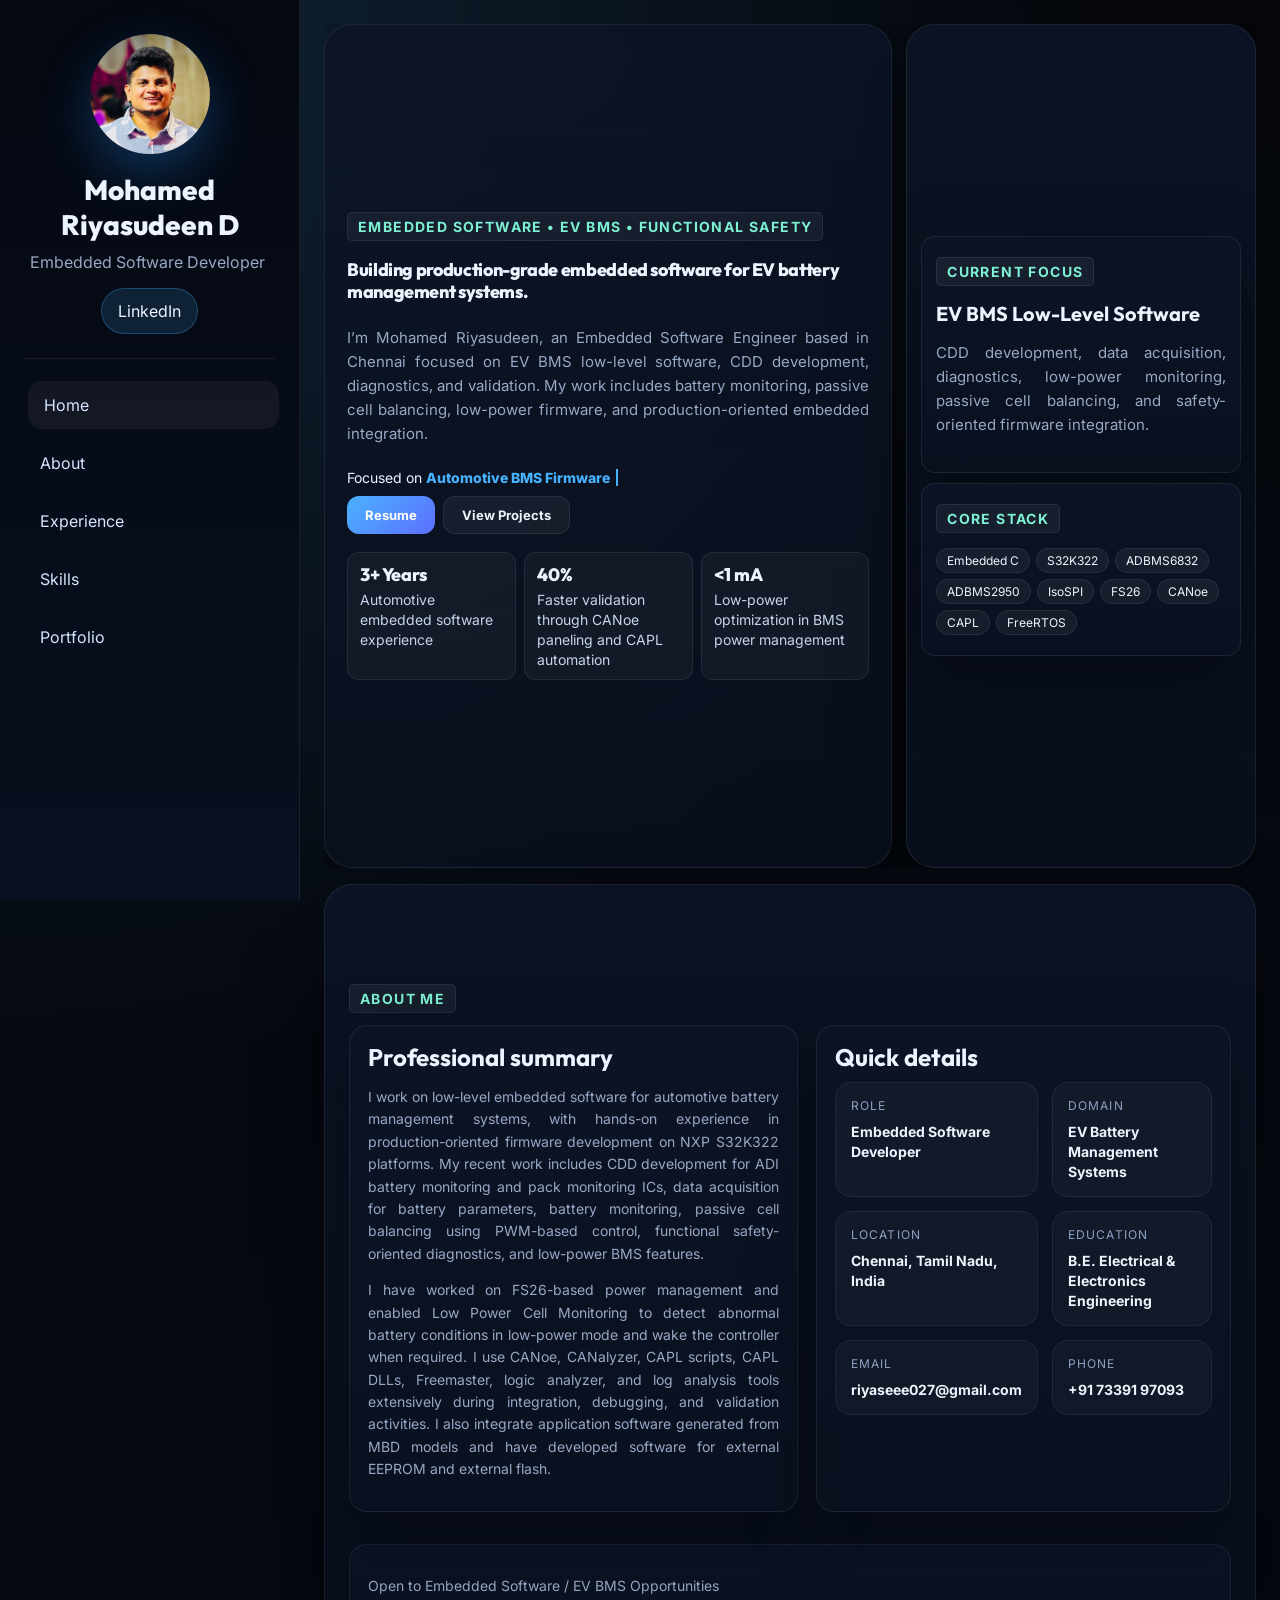
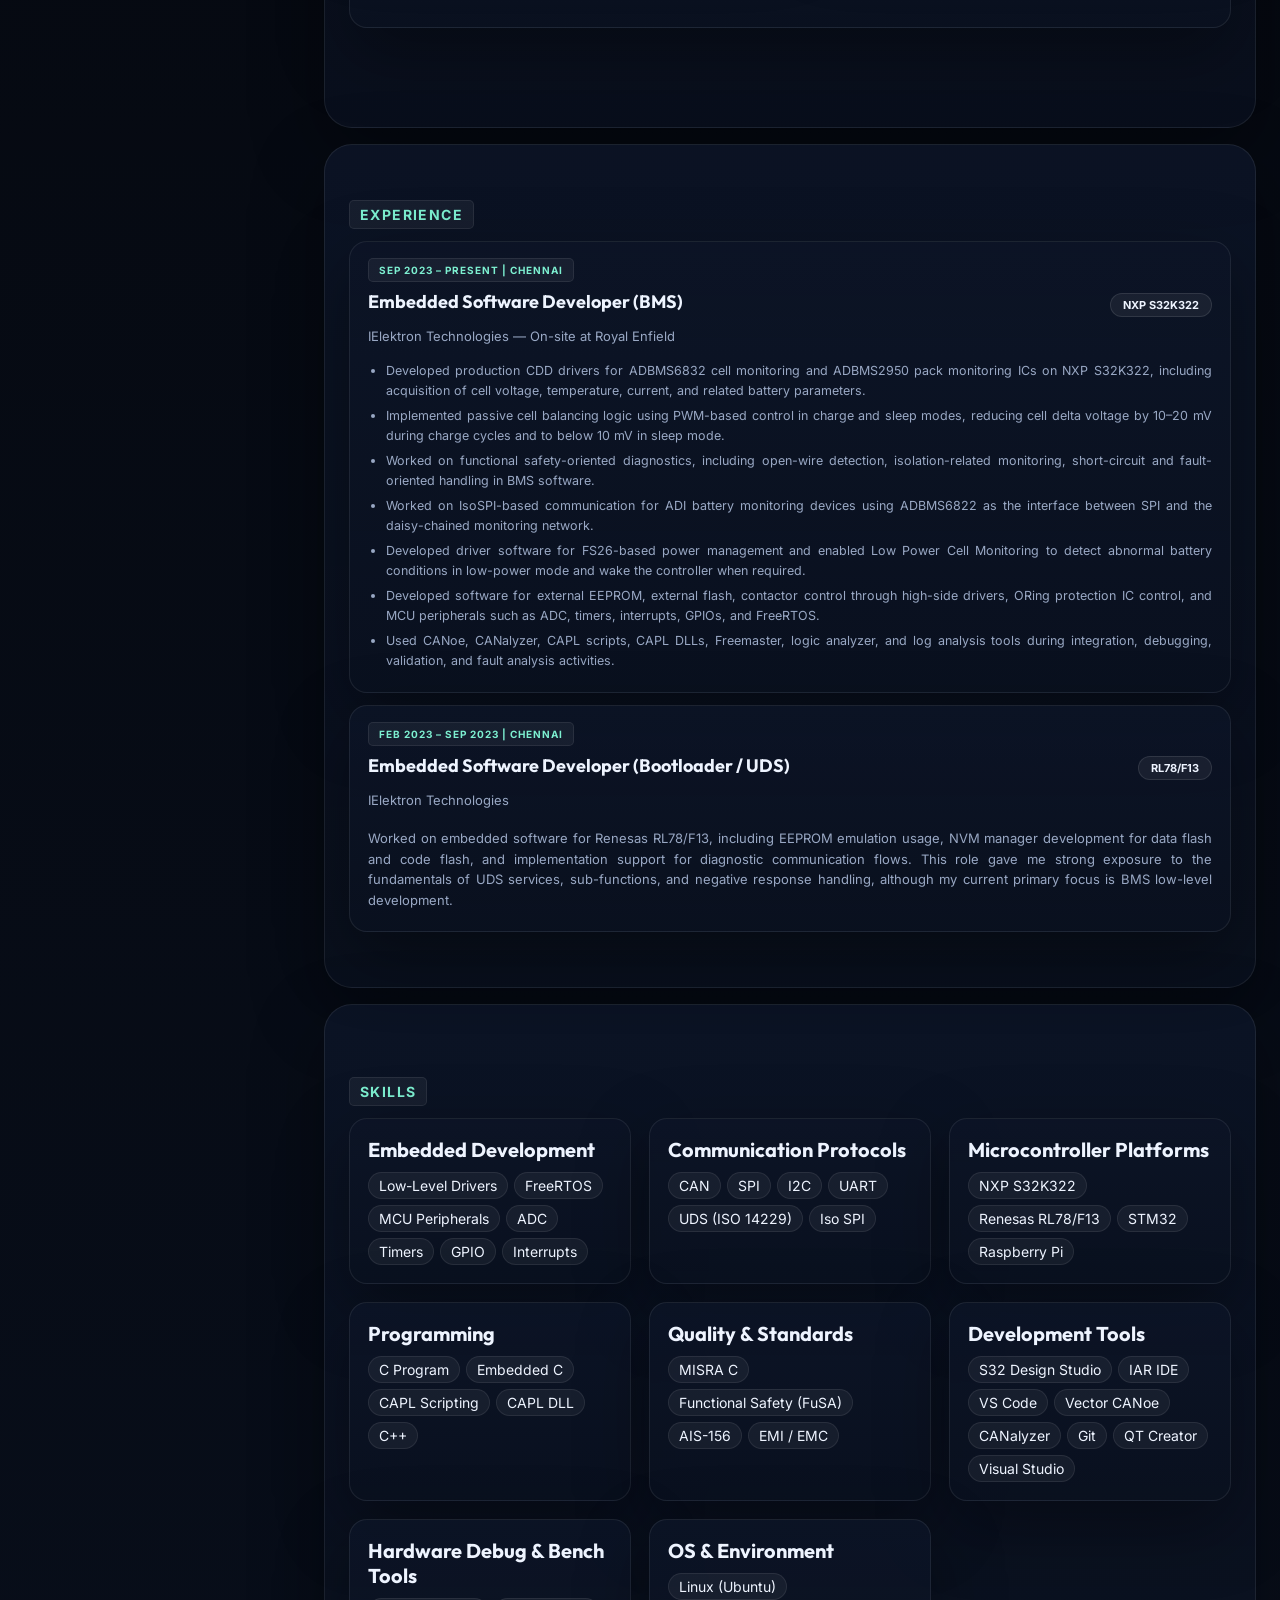
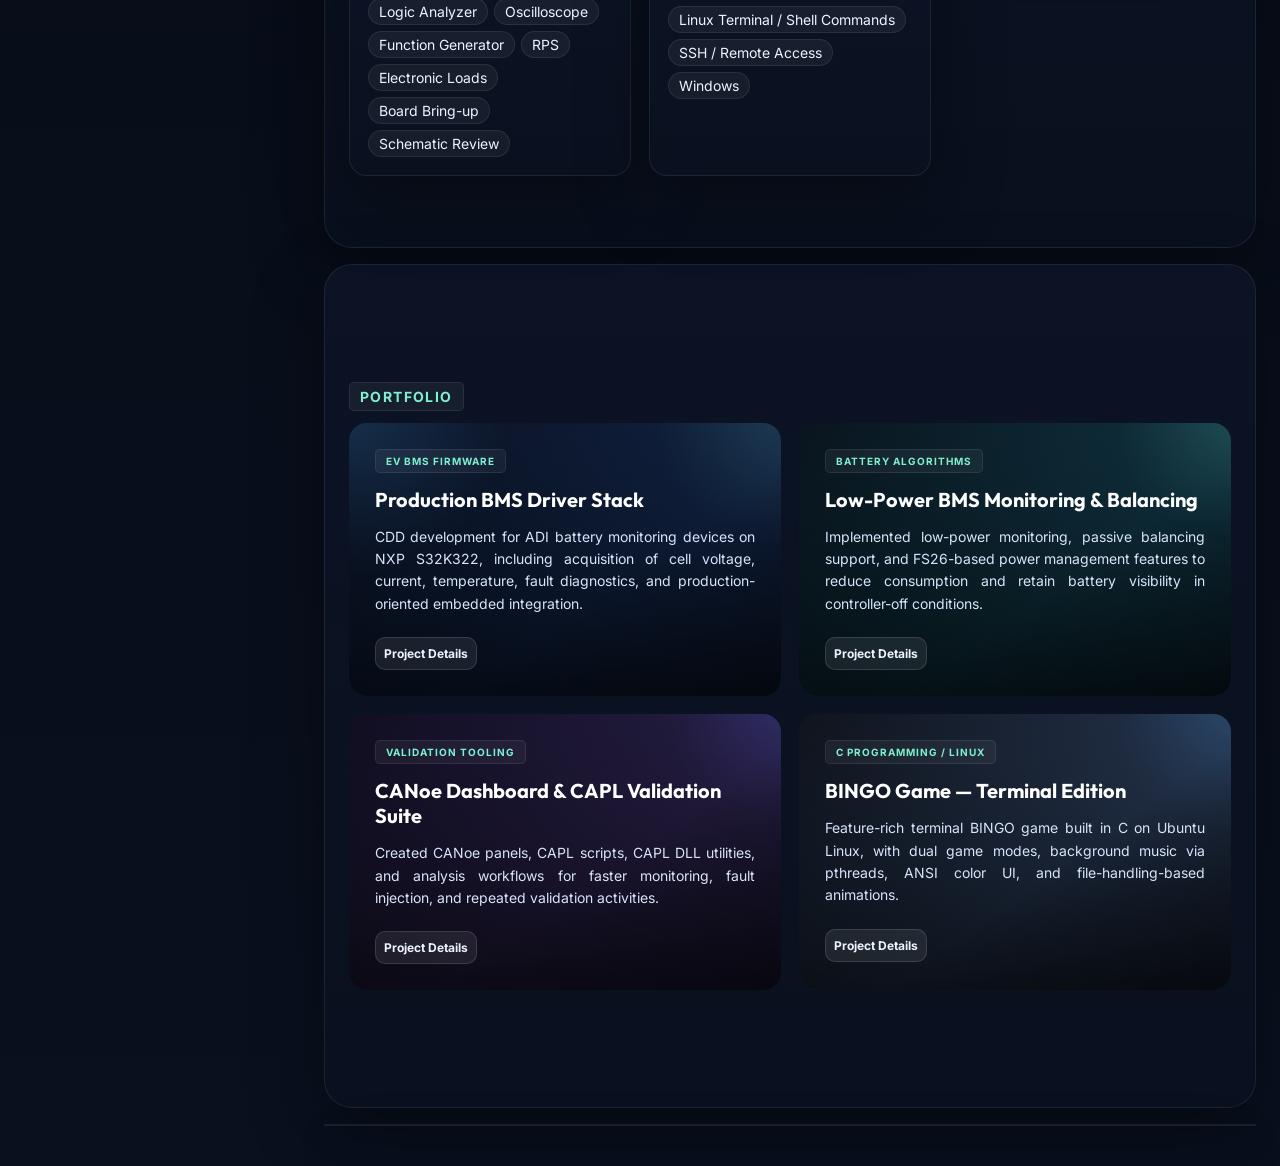
<file: index.html>
<!DOCTYPE html>
<html lang="en">

<head>
  <meta charset="UTF-8" />
  <meta name="viewport" content="width=device-width, initial-scale=1.0" />

  <!-- Google tag (gtag.js) -->
  <script async src="https://www.googletagmanager.com/gtag/js?id=G-K339WMQCW3"></script>
  <script>
    window.dataLayer = window.dataLayer || [];
    function gtag() { dataLayer.push(arguments); }
    gtag('js', new Date());

    gtag('config', 'G-K339WMQCW3');
  </script>
  
  <title>Mohamed Riyasudeen D | Embedded Software Developer</title>
  <meta name="description" content="Premium recruiter-focused portfolio for Mohamed Riyasudeen D." />
  <link rel="preconnect" href="https://fonts.googleapis.com">
  <link rel="preconnect" href="https://fonts.gstatic.com" crossorigin>
  <link
    href="https://fonts.googleapis.com/css2?family=Inter:wght@400;500;600;700;800&family=Outfit:wght@500;600;700;800&display=swap"
    rel="stylesheet">
  <link rel="stylesheet" href="style.css" />
</head>

<body>
  <button class="mobile-toggle" id="mobileToggle" aria-label="Toggle navigation">
    <span></span><span></span><span></span>
  </button>

  <aside class="sidebar" id="sidebar">
    <div class="profile-card">
      <img src="assets/profile.jpeg" alt="Mohamed Riyasudeen" class="avatar">
      <h1>Mohamed Riyasudeen D</h1>
      <p>Embedded Software Developer</p>
      <a class="linkedin-btn" href="https://www.linkedin.com/in/mohamed-riyasudeen-a8373b159/" target="_blank"
        rel="noreferrer">LinkedIn</a>
    </div>

    <nav class="nav" id="nav">
      <a href="#home" class="nav-link active">Home</a>
      <a href="#about" class="nav-link">About</a>
      <a href="#experience" class="nav-link">Experience</a>
      <a href="#skills" class="nav-link">Skills</a>
      <a href="#portfolio" class="nav-link">Portfolio</a>
    </nav>
  </aside>

  <main class="main">
    <div id="mainSections">
      <section class="hero section" id="home">
        <div class="hero-panel hero-copy reveal">
          <div class="section-head reveal">
            <span class="eyebrow">EMBEDDED SOFTWARE • EV BMS • FUNCTIONAL SAFETY</span>
          </div>
          <h2>Building production-grade embedded software for EV battery management systems.</h2>
          <p>I’m Mohamed Riyasudeen, an Embedded Software Engineer based in Chennai focused on EV BMS low-level
            software, CDD development, diagnostics, and validation. My work includes battery monitoring, passive cell
            balancing, low-power firmware, and production-oriented embedded integration.</p>
          <div class="type-line">Focused on <span id="typedText">Automotive BMS Firmware</span></div>
          <div class="hero-actions">
            <a href="assets/Mohamed_Riyasudeen_Resume.pdf" class="btn btn-primary" target="_blank">Resume</a> 
            <a href="#portfolio" class="btn btn-secondary">View Projects</a>
          </div>
          <div class="stats">
            <div class="stat-card"><strong>3+ Years</strong><span>Automotive embedded software experience</span></div>
            <div class="stat-card"><strong>40%</strong><span>Faster validation through CANoe paneling and CAPL
                automation</span></div>
            <div class="stat-card"><strong>&lt;1 mA</strong><span>Low-power optimization in BMS power management</span>
            </div>
          </div>
        </div>
        <div class="hero-panel hero-side reveal delay-1">
          <div class="feature-card">
            <span class="card-label">Current Focus</span>
            <p> </p>
            <h3>EV BMS Low-Level Software</h3>
            <p>CDD development, data acquisition, diagnostics, low-power monitoring, passive cell balancing, and
              safety-oriented firmware integration.</p>
          </div>
          <div class="feature-card">
            <span class="card-label">Core Stack</span>
            <p> </p>
            <div class="chips">
              <span>Embedded
                C</span><span>S32K322</span><span>ADBMS6832</span><span>ADBMS2950</span><span>IsoSPI</span><span>FS26</span><span>CANoe</span><span>CAPL</span><span>FreeRTOS</span>
            </div>
          </div>
        </div>
      </section>

      <section class="section content-section" id="about">
        <div class="section-head reveal">
          <span class="eyebrow">About Me</span>
        </div>
        <div class="grid two-col">
          <article class="card reveal">
            <h3>Professional summary</h3>
            <p>I work on low-level embedded software for automotive battery management systems, with hands-on experience
              in production-oriented firmware development on NXP S32K322 platforms. My recent work includes CDD
              development for ADI battery monitoring and pack monitoring ICs, data acquisition for battery parameters,
              battery monitoring, passive cell balancing using PWM-based control, functional safety-oriented
              diagnostics, and low-power BMS
              features.</p>
            <p>I have worked on FS26-based power management and enabled Low Power Cell Monitoring to detect abnormal
              battery conditions in low-power mode and wake the controller when required. I use CANoe, CANalyzer, CAPL
              scripts, CAPL DLLs, Freemaster, logic analyzer, and log analysis tools extensively during integration,
              debugging, and validation activities. I also integrate application software generated from MBD models and
              have developed software for external EEPROM and external flash.</p>
          </article>
          <article class="card reveal delay-1">
            <h3>Quick details</h3>
            <div class="info-grid">
              <div><span>Role</span><strong>Embedded Software Developer</strong></div>
              <div><span>Domain</span><strong>EV Battery Management Systems</strong></div>
              <div><span>Location</span><strong>Chennai, Tamil Nadu, India</strong></div>
              <div><span>Education</span><strong>B.E. Electrical & Electronics Engineering</strong></div>
              <div><span>Email</span><strong>riyaseee027@gmail.com</strong></div>
              <div><span>Phone</span><strong>+91 73391 97093</strong></div>
            </div>
          </article>
        </div>
        <p> </p>
        <article class="card">
          <p>Open to Embedded Software / EV BMS Opportunities</p>
        </article>
      </section>

      <section class="section content-section" id="experience">
        <div class="section-head reveal">
          <span class="eyebrow">Experience</span>
        </div>
        <div class="timeline">
          <article class="timeline-card reveal">
            <div class="timeline-top">
              <div>
                <span class="date-pill">Sep 2023 – Present | Chennai</span>
                <h3>Embedded Software Developer (BMS)</h3>
                <p>IElektron Technologies — On-site at Royal Enfield</p>
              </div>
              <div class="stack-pill">NXP S32K322</div>
            </div>
            <ul>
              <li>Developed production CDD drivers for ADBMS6832 cell monitoring and ADBMS2950 pack monitoring ICs on
                NXP S32K322, including acquisition of cell voltage, temperature, current, and related battery
                parameters.</li>
              <li>Implemented passive cell balancing logic using PWM-based control in charge and sleep modes, reducing
                cell delta voltage by 10–20 mV during charge cycles and to below 10 mV in sleep mode.</li>
              <li>Worked on functional safety-oriented diagnostics, including open-wire detection, isolation-related
                monitoring, short-circuit and fault-oriented handling in BMS software.</li>
              <li>Worked on IsoSPI-based communication for ADI battery monitoring devices using ADBMS6822 as the
                interface between SPI and the daisy-chained monitoring network.</li>
              <li>Developed driver software for FS26-based power management and enabled Low Power Cell Monitoring to
                detect abnormal battery conditions in low-power mode and wake the controller when required.</li>
              <li>Developed software for external EEPROM, external flash, contactor control through high-side drivers,
                ORing protection IC control, and MCU peripherals such as ADC, timers, interrupts, GPIOs, and FreeRTOS.
              </li>
              <li>Used CANoe, CANalyzer, CAPL scripts, CAPL DLLs, Freemaster, logic analyzer, and log analysis tools
                during integration, debugging, validation, and fault analysis activities.</li>
            </ul>
          </article>
          <article class="timeline-card reveal delay-1">
            <div class="timeline-top">
              <div>
                <span class="date-pill">Feb 2023 – Sep 2023 | Chennai</span>
                <h3>Embedded Software Developer (Bootloader / UDS)</h3>
                <p>IElektron Technologies</p>
              </div>
              <div class="stack-pill">RL78/F13</div>
            </div>
            <p>Worked on embedded software for Renesas RL78/F13, including EEPROM emulation usage, NVM manager
              development for data flash and code flash, and implementation support for diagnostic communication flows.
              This role gave me strong exposure to the fundamentals of UDS services, sub-functions, and negative
              response handling, although my current primary focus is BMS low-level development.</p>
          </article>
        </div>
      </section>

      <section class="section content-section" id="skills">
        <div class="section-head reveal">
          <span class="eyebrow">Skills</span>
        </div>
        <div class="skills-grid">
          <article class="skill-card reveal">
            <h3>Embedded Development</h3>
            <div class="skill-chips"><span>Low-Level Drivers</span><span>FreeRTOS</span><span>MCU
                Peripherals</span><span>ADC</span><span>Timers</span><span>GPIO</span><span>Interrupts</span></div>
          </article>
          <article class="skill-card reveal delay-1">
            <h3>Communication Protocols</h3>
            <div class="skill-chips"><span>CAN</span><span>SPI</span><span>I2C</span><span>UART</span><span>UDS (ISO
                14229)</span><span>Iso SPI</span></div>
          </article>
          <article class="skill-card reveal delay-2">
            <h3>Microcontroller Platforms</h3>
            <div class="skill-chips"><span>NXP S32K322</span><span>Renesas
                RL78/F13</span><span>STM32</span><span>Raspberry Pi</span></div>
          </article>
          <article class="skill-card reveal">
            <h3>Programming</h3>
            <div class="skill-chips"><span>C Program</span><span>Embedded C</span><span>CAPL
                Scripting</span><span>CAPL
                DLL</span><span>C++</span></div>
          </article>
          <article class="skill-card reveal delay-1">
            <h3>Quality & Standards</h3>
            <div class="skill-chips"><span>MISRA C</span><span>Functional Safety
                (FuSA)</span><span>AIS-156</span><span>EMI /
                EMC</span></div>
          </article>
          <article class="skill-card reveal delay-2">
            <h3>Development Tools</h3>
            <div class="skill-chips"><span>S32 Design Studio</span><span>IAR
                IDE</span><span>VS Code</span><span>Vector CANoe</span><span>CANalyzer</span><span>Git</span><span>QT
                Creator</span><span>Visual Studio</span>
            </div>
          </article>
          <article class="skill-card reveal">
            <h3>Hardware Debug & Bench Tools</h3>
            <div class="skill-chips"><span>Logic Analyzer</span><span>Oscilloscope</span><span>Function
                Generator</span><span>RPS</span><span>Electronic
                Loads</span><span>Board Bring-up</span><span>Schematic Review</span></div>
          </article>
          <article class="skill-card reveal">
            <h3>OS & Environment</h3>
            <div class="skill-chips"><span>Linux (Ubuntu)</span><span>Linux Terminal / Shell Commands</span><span>SSH /
                Remote Access</span><span>Windows</span></div>
          </article>
        </div>
      </section>

      <section class="section content-section" id="portfolio">
        <div class="section-head reveal">
          <span class="eyebrow">Portfolio</span>
        </div>
        <div class="portfolio-grid" id="portfolioGrid"></div>
      </section>
    </div>

    <section class="project-view hidden" id="projectView"></section>
  </main>

  <script src="app.js"></script>
</body>

</html>
</file>
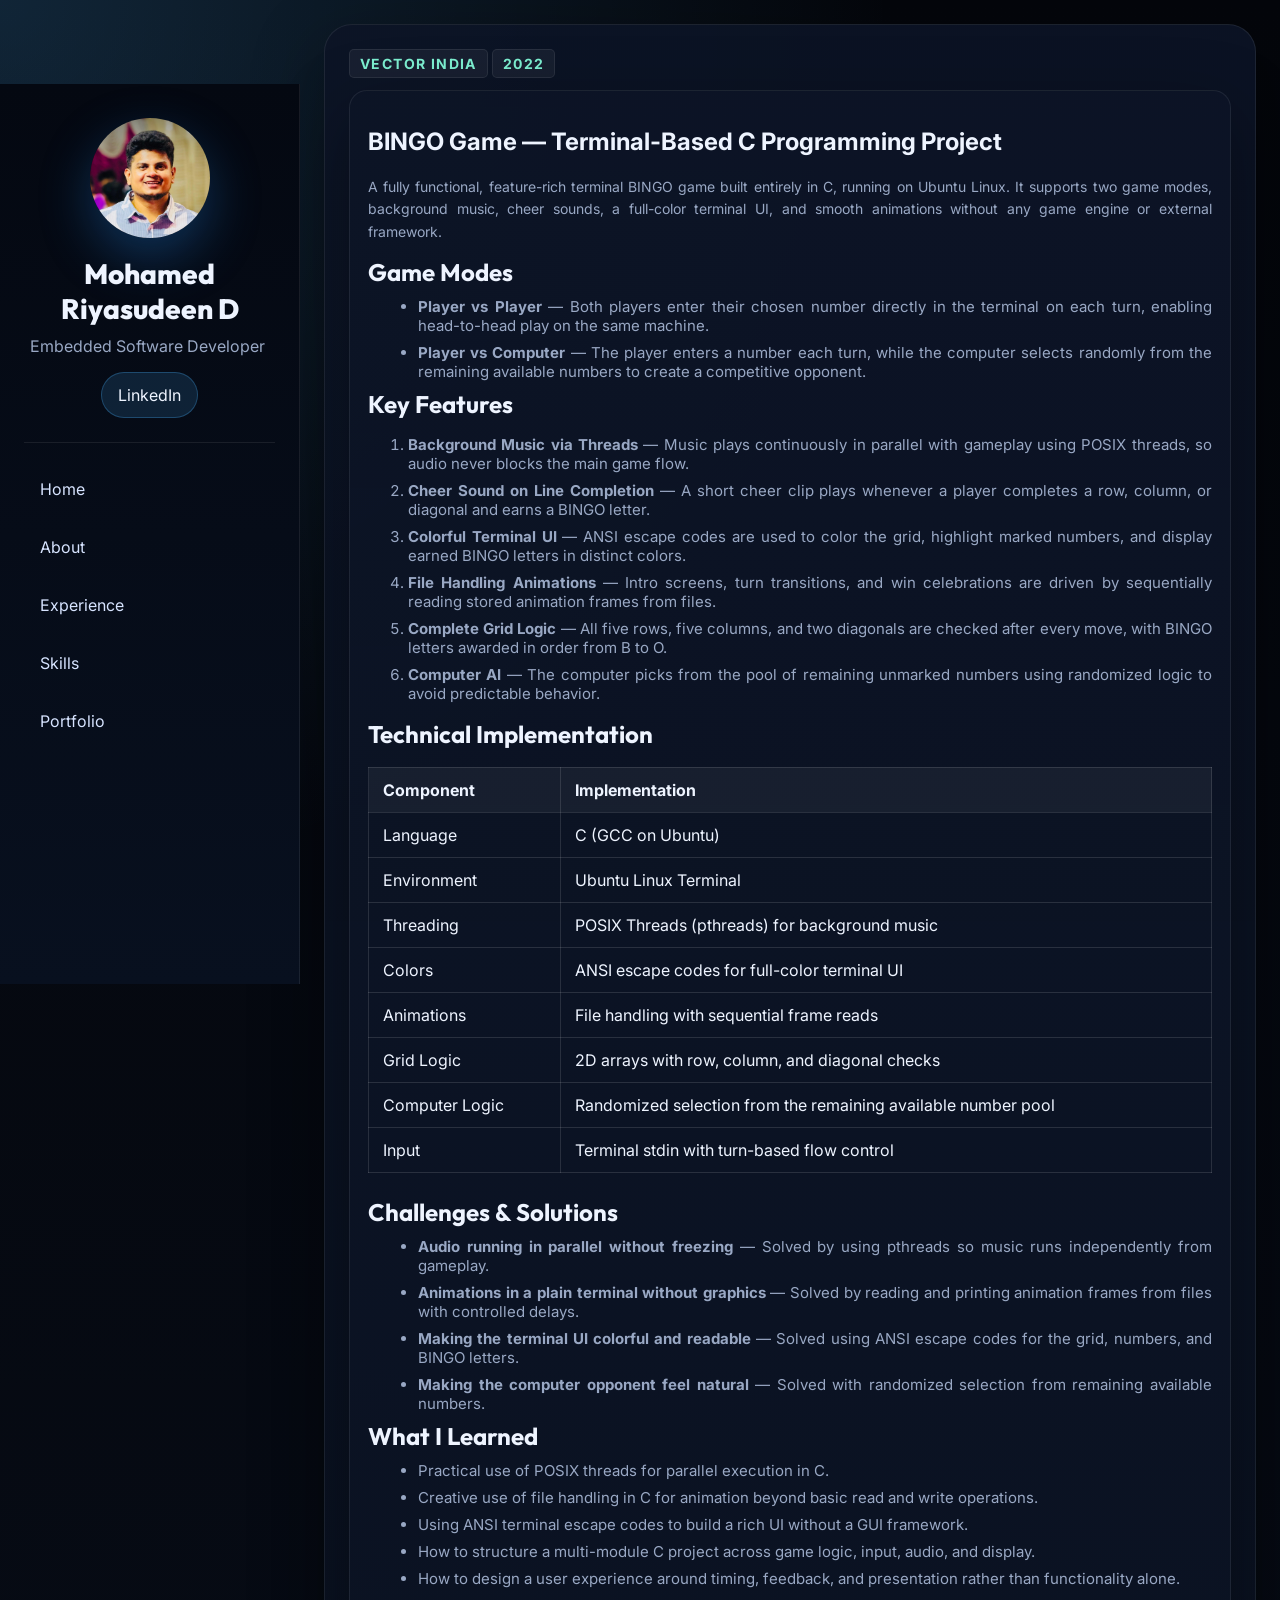
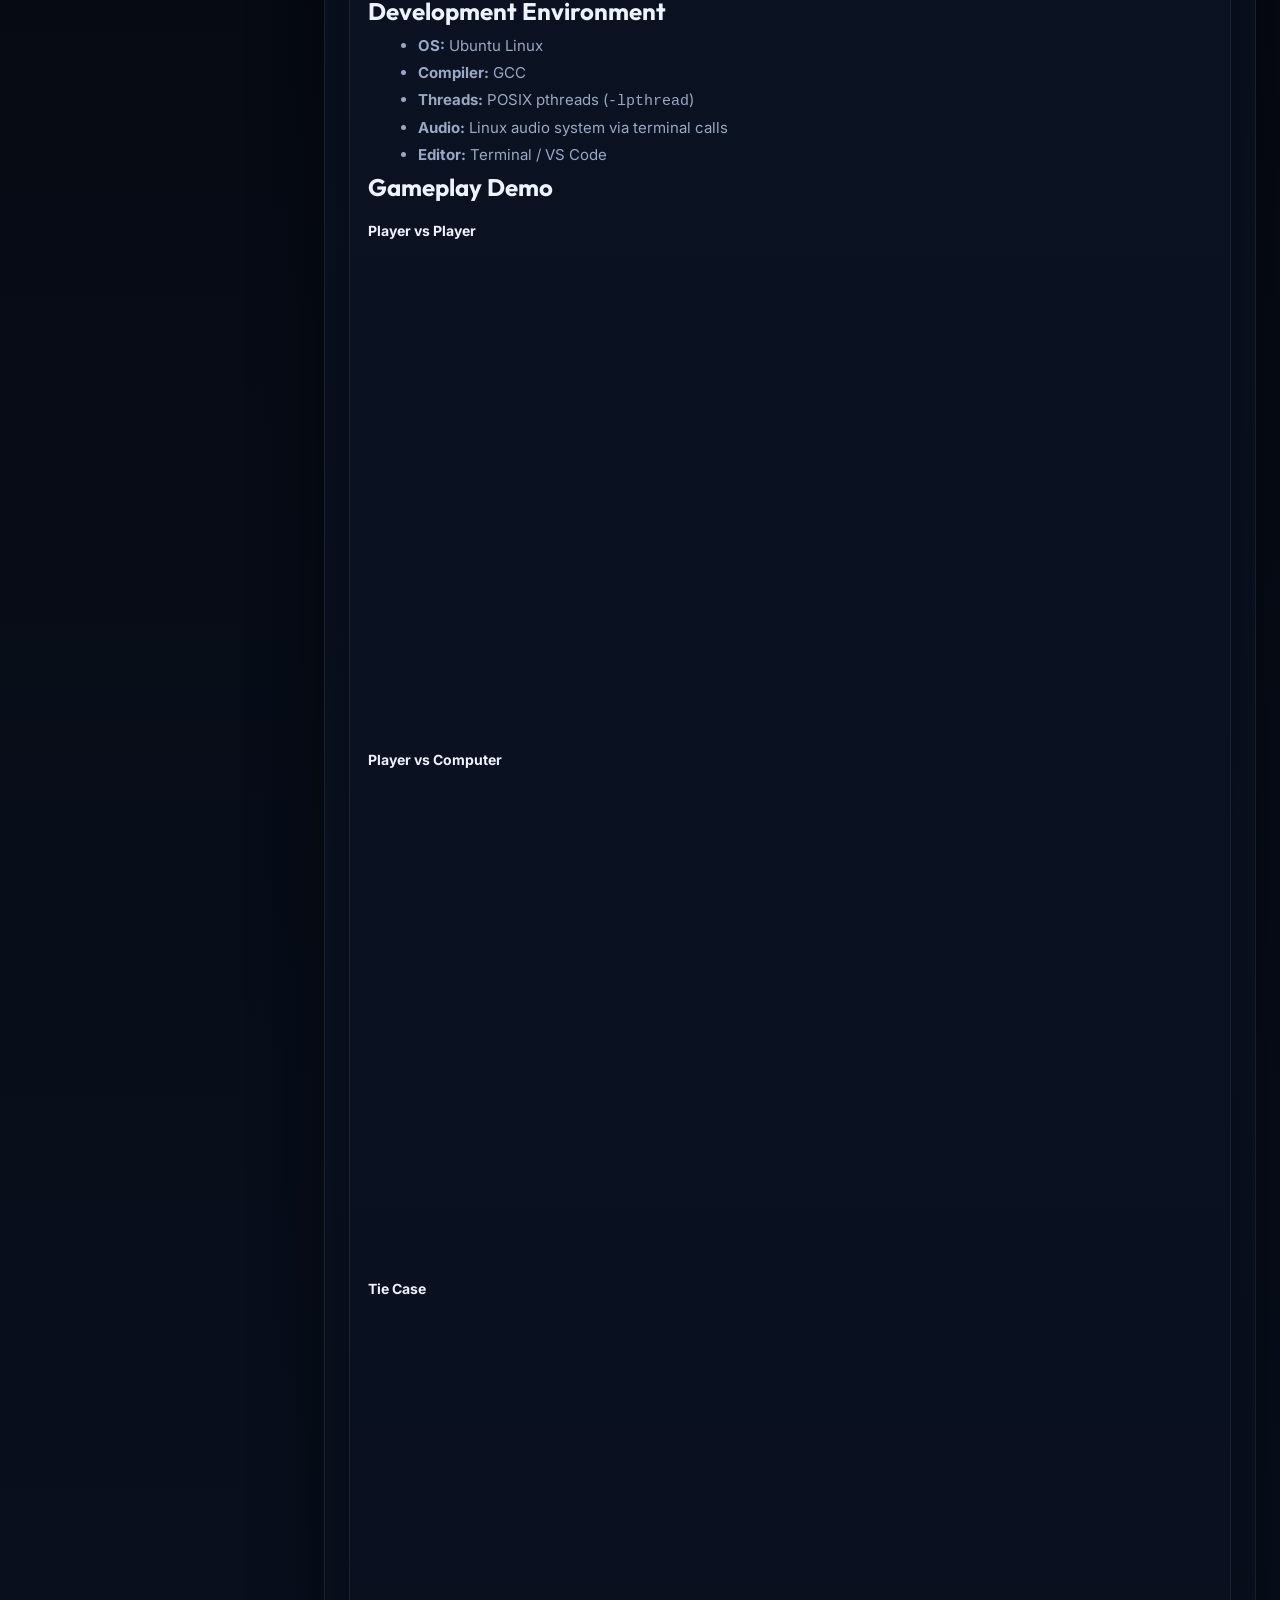
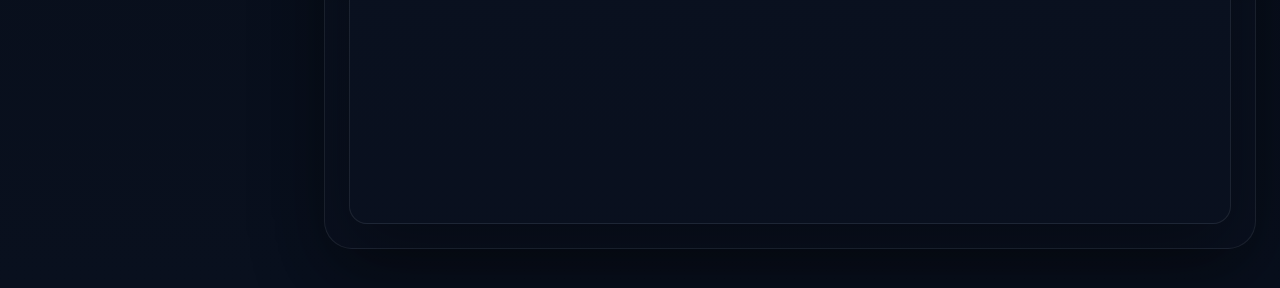
<file: bingo-game-project.html>
<!DOCTYPE html>
<html lang="en">

<head>
  <meta charset="UTF-8" />
  <meta name="viewport" content="width=device-width, initial-scale=1.0" />

  <!-- Google tag (gtag.js) -->
  <script async src="https://www.googletagmanager.com/gtag/js?id=G-K339WMQCW3"></script>
  <script>
    window.dataLayer = window.dataLayer || [];
    function gtag() { dataLayer.push(arguments); }
    gtag('js', new Date());

    gtag('config', 'G-K339WMQCW3');
  </script>

  <title>Mohamed Riyasudeen D | Embedded Software Developer</title>
  <meta name="description" content="Premium recruiter-focused portfolio for Mohamed Riyasudeen D." />
  <link rel="preconnect" href="https://fonts.googleapis.com">
  <link rel="preconnect" href="https://fonts.gstatic.com" crossorigin>
  <link
    href="https://fonts.googleapis.com/css2?family=Inter:wght@400;500;600;700;800&family=Outfit:wght@500;600;700;800&display=swap"
    rel="stylesheet">
  <link rel="stylesheet" href="style.css" />
</head>

<body>
  <button class="mobile-toggle" id="mobileToggle" aria-label="Toggle navigation">
    <span></span><span></span><span></span>
  </button>

  <aside class="sidebar" id="sidebar">
    <div class="profile-card">
      <img src="assets/profile.jpeg" alt="Mohamed Riyasudeen" class="avatar">
      <h1>Mohamed Riyasudeen D</h1>
      <p>Embedded Software Developer</p>
      <a class="linkedin-btn" href="https://www.linkedin.com/in/mohamed-riyasudeen-a8373b159/" target="_blank"
        rel="noreferrer">LinkedIn</a>
    </div>

    <nav class="nav" id="nav">
      <a href="index.html#home" class="nav-link">Home</a>
      <a href="index.html#about" class="nav-link">About</a>
      <a href="index.html#experience" class="nav-link">Experience</a>
      <a href="index.html#skills" class="nav-link">Skills</a>
      <a href="index.html#portfolio" class="nav-link">Portfolio</a>
    </nav>
  </aside>

  <main class="main">
    <section class="section content-section">
      <div class="section-head">
        <a href="https://www.vectorindia.org/" class="eyebrow">Vector India</a>
        <span class="eyebrow">2022</span>
      </div>

      <article class="card">
        <h2>BINGO Game — Terminal-Based C Programming Project</h2>

        <p>
          A fully functional, feature-rich terminal BINGO game built entirely in C, running on Ubuntu Linux.
          It supports two game modes, background music, cheer sounds, a full-color terminal UI, and smooth
          animations without any game engine or external framework.
        </p>

        <h3>Game Modes</h3>

        <ul>
          <li><strong>Player vs Player</strong> — Both players enter their chosen number directly in the terminal on
            each turn, enabling head-to-head play on the same machine.</li>
          <li><strong>Player vs Computer</strong> — The player enters a number each turn, while the computer selects
            randomly from the remaining available numbers to create a competitive opponent.</li>
        </ul>

        <h3>Key Features</h3>

        <ol>
          <li><strong>Background Music via Threads</strong> — Music plays continuously in parallel with gameplay using
            POSIX threads, so audio never blocks the main game flow.</li>
          <li><strong>Cheer Sound on Line Completion</strong> — A short cheer clip plays whenever a player completes a
            row, column, or diagonal and earns a BINGO letter.</li>
          <li><strong>Colorful Terminal UI</strong> — ANSI escape codes are used to color the grid, highlight marked
            numbers, and display earned BINGO letters in distinct colors.</li>
          <li><strong>File Handling Animations</strong> — Intro screens, turn transitions, and win celebrations are
            driven by sequentially reading stored animation frames from files.</li>
          <li><strong>Complete Grid Logic</strong> — All five rows, five columns, and two diagonals are checked after
            every move, with BINGO letters awarded in order from B to O.</li>
          <li><strong>Computer AI</strong> — The computer picks from the pool of remaining unmarked numbers using
            randomized logic to avoid predictable behavior.</li>
        </ol>

        <h3>Technical Implementation</h3>

        <table>
          <thead>
            <tr>
              <th>Component</th>
              <th>Implementation</th>
            </tr>
          </thead>
          <tbody>
            <tr>
              <td>Language</td>
              <td>C (GCC on Ubuntu)</td>
            </tr>
            <tr>
              <td>Environment</td>
              <td>Ubuntu Linux Terminal</td>
            </tr>
            <tr>
              <td>Threading</td>
              <td>POSIX Threads (pthreads) for background music</td>
            </tr>
            <tr>
              <td>Colors</td>
              <td>ANSI escape codes for full-color terminal UI</td>
            </tr>
            <tr>
              <td>Animations</td>
              <td>File handling with sequential frame reads</td>
            </tr>
            <tr>
              <td>Grid Logic</td>
              <td>2D arrays with row, column, and diagonal checks</td>
            </tr>
            <tr>
              <td>Computer Logic</td>
              <td>Randomized selection from the remaining available number pool</td>
            </tr>
            <tr>
              <td>Input</td>
              <td>Terminal stdin with turn-based flow control</td>
            </tr>
          </tbody>
        </table>

        <h3>Challenges &amp; Solutions</h3>

        <ul>
          <li><strong>Audio running in parallel without freezing</strong> — Solved by using pthreads so music runs
            independently from gameplay.</li>
          <li><strong>Animations in a plain terminal without graphics</strong> — Solved by reading and printing
            animation frames from files with controlled delays.</li>
          <li><strong>Making the terminal UI colorful and readable</strong> — Solved using ANSI escape codes for the
            grid, numbers, and BINGO letters.</li>
          <li><strong>Making the computer opponent feel natural</strong> — Solved with randomized selection from
            remaining available numbers.</li>
        </ul>

        <h3>What I Learned</h3>

        <ul>
          <li>Practical use of POSIX threads for parallel execution in C.</li>
          <li>Creative use of file handling in C for animation beyond basic read and write operations.</li>
          <li>Using ANSI terminal escape codes to build a rich UI without a GUI framework.</li>
          <li>How to structure a multi-module C project across game logic, input, audio, and display.</li>
          <li>How to design a user experience around timing, feedback, and presentation rather than functionality alone.
          </li>
        </ul>

        <h3>Development Environment</h3>

        <ul>
          <li><strong>OS:</strong> Ubuntu Linux</li>
          <li><strong>Compiler:</strong> GCC</li>
          <li><strong>Threads:</strong> POSIX pthreads (<code>-lpthread</code>)</li>
          <li><strong>Audio:</strong> Linux audio system via terminal calls</li>
          <li><strong>Editor:</strong> Terminal / VS Code</li>
        </ul>

        <h3>Gameplay Demo</h3>

        <!-- Video 1: Player vs Player -->
        <p style="margin:18px 0 8px;font-weight:700;color:#eef4ff;">Player vs Player</p>
        <div
          style="position:relative;padding-bottom:56.25%;height:0;overflow:hidden;border-radius:16px;margin-bottom:24px;">
          <iframe src="https://drive.google.com/file/d/1fEFy05wmIBkxMtPQdTzkRv7V29dIpPvY/preview"
            title="BINGO - Player vs Player" frameborder="0" allowfullscreen
            style="position:absolute;top:0;left:0;width:100%;height:100%;border-radius:16px;">
          </iframe>
        </div>

        <!-- Video 2: Player vs Computer -->
        <p style="margin:18px 0 8px;font-weight:700;color:#eef4ff;">Player vs Computer</p>
        <div
          style="position:relative;padding-bottom:56.25%;height:0;overflow:hidden;border-radius:16px;margin-bottom:24px;">
          <iframe src="https://drive.google.com/file/d/1XU7DBZW44UxYTZrnCyy5E8E8jeiXeRH5/preview"
            title="BINGO - Player vs Computer" frameborder="0" allowfullscreen
            style="position:absolute;top:0;left:0;width:100%;height:100%;border-radius:16px;">
          </iframe>
        </div>

        <!-- Video 3: Tie Case -->
        <p style="margin:18px 0 8px;font-weight:700;color:#eef4ff;">Tie Case</p>
        <div
          style="position:relative;padding-bottom:56.25%;height:0;overflow:hidden;border-radius:16px;margin-bottom:24px;">
          <iframe src="https://drive.google.com/file/d/13AL8blPk82BcF2TCc_gDqM2fU8dumobS/preview"
            title="BINGO - Tie Case" frameborder="0" allowfullscreen
            style="position:absolute;top:0;left:0;width:100%;height:100%;border-radius:16px;">
          </iframe>
        </div>
      </article>
    </section>
  </main>

  <script>
    const mobileToggle = document.getElementById('mobileToggle');
    const sidebar = document.getElementById('sidebar');
    if (mobileToggle) {
      mobileToggle.addEventListener('click', () => {
        document.body.classList.toggle('menu-open');
      });
    }
  </script>
</body>

</html>
</file>
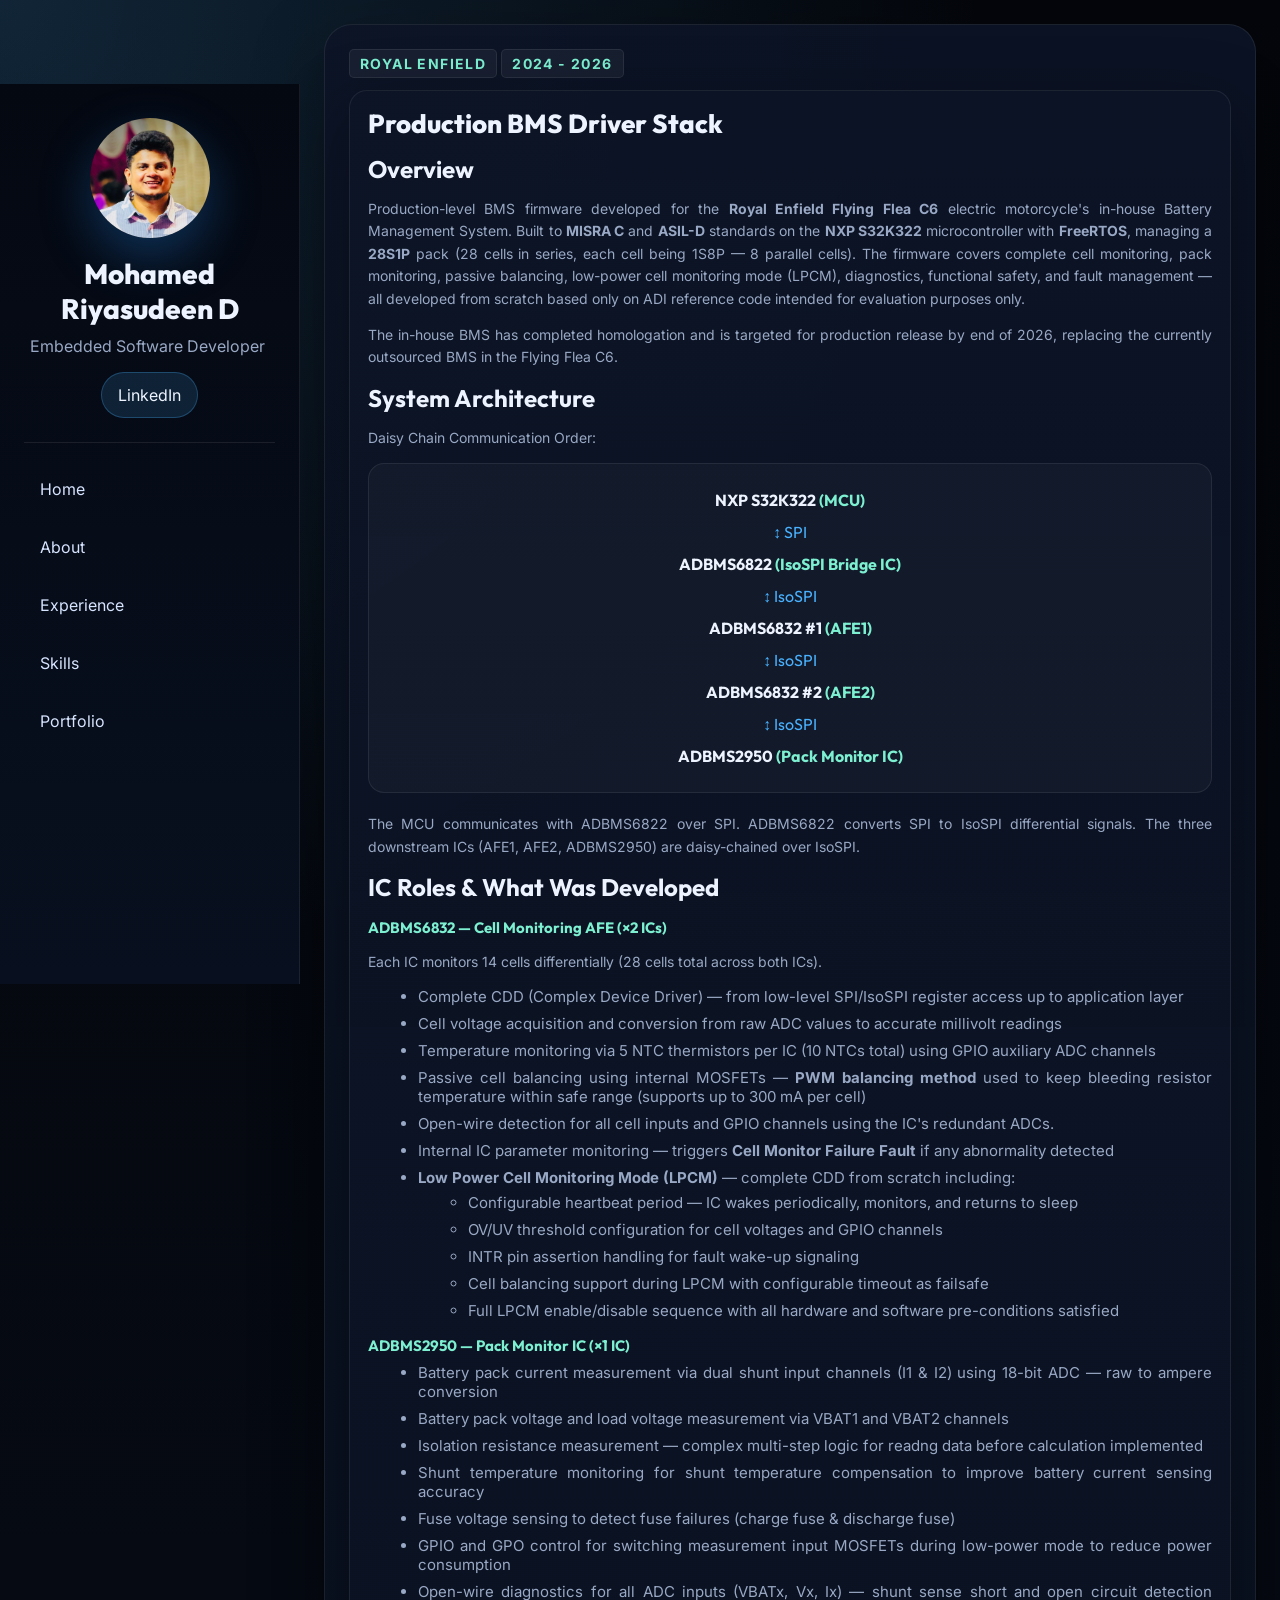
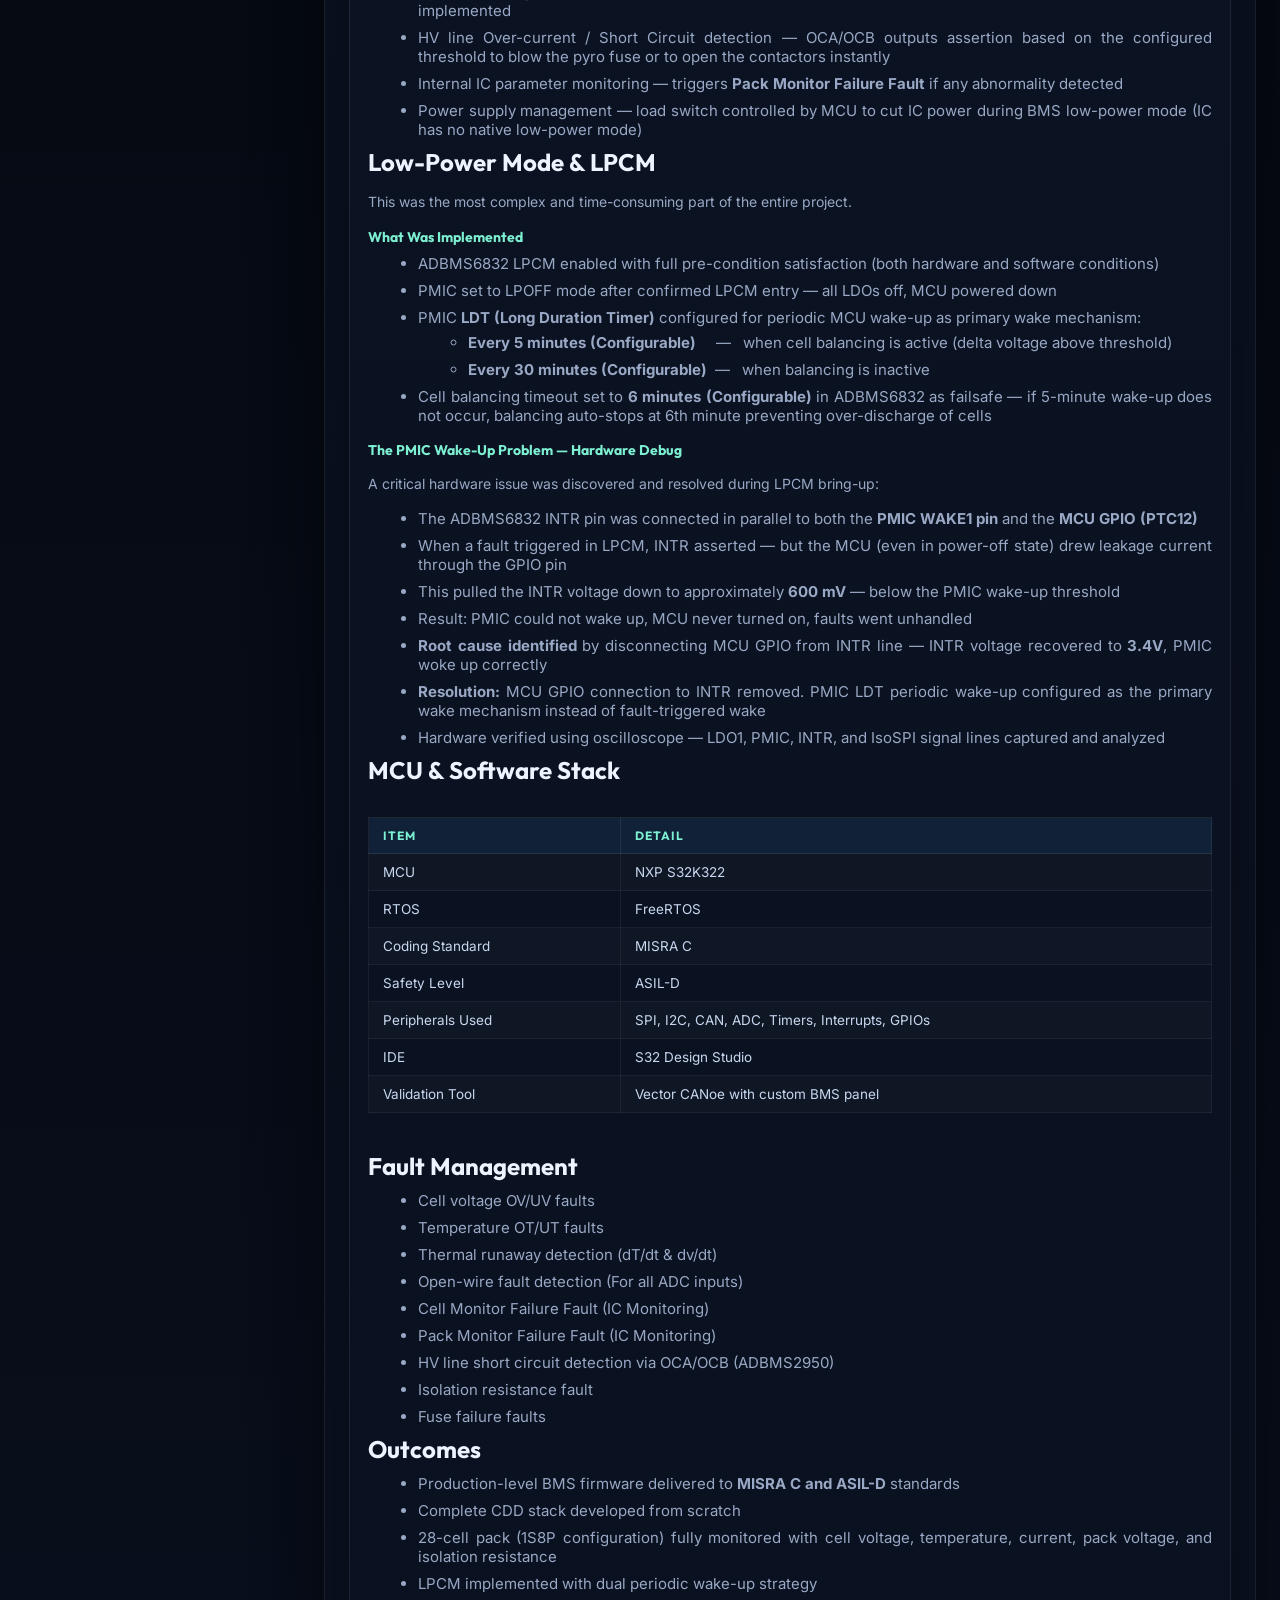
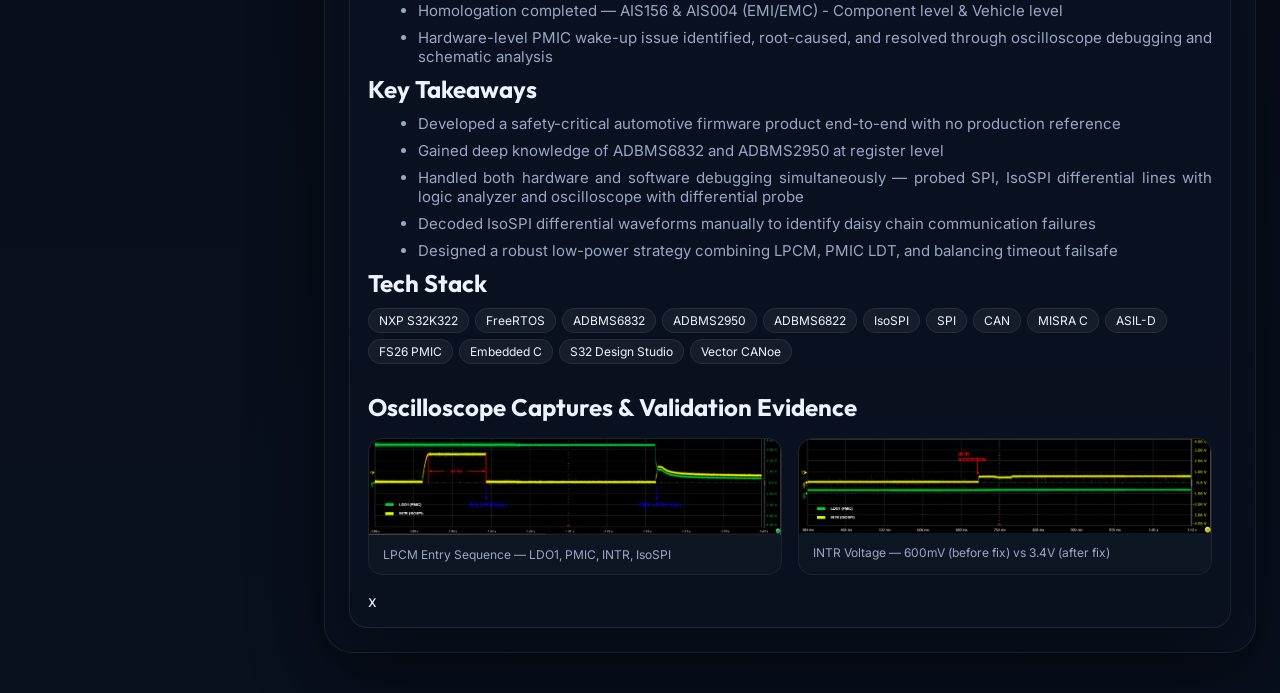
<file: bms-driver-stack.html>
<!DOCTYPE html>
<html lang="en">

<head>
  <meta charset="UTF-8" />
  <meta name="viewport" content="width=device-width, initial-scale=1.0" />

  <!-- Google tag (gtag.js) -->
  <script async src="https://www.googletagmanager.com/gtag/js?id=G-K339WMQCW3"></script>
  <script>
    window.dataLayer = window.dataLayer || [];
    function gtag() { dataLayer.push(arguments); }
    gtag('js', new Date());

    gtag('config', 'G-K339WMQCW3');
  </script>

  <title>Mohamed Riyasudeen D | Embedded Software Developer</title>
  <meta name="description" content="Premium recruiter-focused portfolio for Mohamed Riyasudeen D." />
  <link rel="preconnect" href="https://fonts.googleapis.com">
  <link rel="preconnect" href="https://fonts.gstatic.com" crossorigin>
  <link
    href="https://fonts.googleapis.com/css2?family=Inter:wght@400;500;600;700;800&family=Outfit:wght@500;600;700;800&display=swap"
    rel="stylesheet">
  <link rel="stylesheet" href="style.css" />
</head>

<body>
  <button class="mobile-toggle" id="mobileToggle" aria-label="Toggle navigation">
    <span></span><span></span><span></span>
  </button>

  <aside class="sidebar" id="sidebar">
    <div class="profile-card">
      <img src="assets/profile.jpeg" alt="Mohamed Riyasudeen" class="avatar">
      <h1>Mohamed Riyasudeen D</h1>
      <p>Embedded Software Developer</p>
      <a class="linkedin-btn" href="https://www.linkedin.com/in/mohamed-riyasudeen-a8373b159/" target="_blank"
        rel="noreferrer">LinkedIn</a>
    </div>

    <nav class="nav" id="nav">
      <a href="index.html#home" class="nav-link">Home</a>
      <a href="index.html#about" class="nav-link">About</a>
      <a href="index.html#experience" class="nav-link">Experience</a>
      <a href="index.html#skills" class="nav-link">Skills</a>
      <a href="index.html#portfolio" class="nav-link">Portfolio</a>
    </nav>
  </aside>

  <main class="main">
    <section class="section content-section">

      <div class="section-head">
        <span class="eyebrow"> Royal Enfield</span> <span class="eyebrow">2024 - 2026</span>
      </div>

      <article class="card">

        <h2 style="margin:0 0 14px;font:800 26px Outfit,sans-serif;color:#eef4ff;">Production BMS Driver Stack</h2>

        <!-- OVERVIEW -->
        <h3>Overview</h3>
        <p>Production-level BMS firmware developed for the <strong>Royal Enfield Flying Flea C6</strong> electric
          motorcycle's in-house Battery Management System. Built to <strong>MISRA C</strong> and <strong>ASIL-D</strong>
          standards on the <strong>NXP S32K322</strong> microcontroller with <strong>FreeRTOS</strong>, managing a
          <strong>28S1P</strong> pack (28 cells in series, each cell being 1S8P — 8 parallel cells). The firmware covers
          complete cell monitoring, pack monitoring, passive balancing, low-power cell monitoring mode (LPCM),
          diagnostics, functional safety, and fault management — all developed from scratch based only on ADI reference
          code intended for evaluation purposes only.
        </p>
        <p>The in-house BMS has completed homologation and is targeted for production release by end of 2026, replacing
          the currently outsourced BMS in the Flying Flea C6.</p>

        <!-- SYSTEM ARCHITECTURE -->
        <h3>System Architecture</h3>
        <p>Daisy Chain Communication Order:</p>

        <div style="
        background:rgba(255,255,255,.03);
        border:1px solid rgba(255,255,255,.08);
        border-radius:16px;
        padding:20px 24px;
        margin:14px 0 20px;
        text-align:center;
        font-family:Outfit,sans-serif;
        line-height:2;
        color:#c8d8f0;
      ">
          <div style="font-weight:700;color:#eef4ff;">NXP S32K322 <span style="color:#7df0d1;">(MCU)</span></div>
          <div style="color:#49b2ff;">↕ SPI</div>
          <div style="font-weight:700;color:#eef4ff;">ADBMS6822 <span style="color:#7df0d1;">(IsoSPI Bridge IC)</span>
          </div>
          <div style="color:#49b2ff;">↕ IsoSPI</div>
          <div style="font-weight:700;color:#eef4ff;">ADBMS6832 #1 <span style="color:#7df0d1;">(AFE1)</span></div>
          <div style="color:#49b2ff;">↕ IsoSPI</div>
          <div style="font-weight:700;color:#eef4ff;">ADBMS6832 #2 <span style="color:#7df0d1;">(AFE2)</span></div>
          <div style="color:#49b2ff;">↕ IsoSPI</div>
          <div style="font-weight:700;color:#eef4ff;">ADBMS2950 <span style="color:#7df0d1;">(Pack Monitor IC)</span>
          </div>
        </div>

        <p>The MCU communicates with ADBMS6822 over SPI. ADBMS6822 converts SPI to IsoSPI differential signals. The
          three downstream ICs (AFE1, AFE2, ADBMS2950) are daisy-chained over IsoSPI.</p>

        <!-- IC ROLES -->
        <h3>IC Roles & What Was Developed</h3>

        <h4 style="margin:16px 0 8px;font:700 15px Outfit,sans-serif;color:#7df0d1;">ADBMS6832 — Cell Monitoring AFE (×2
          ICs)</h4>
        <p>Each IC monitors 14 cells differentially (28 cells total across both ICs).</p>
        <ul>
          <li>Complete CDD (Complex Device Driver) — from low-level SPI/IsoSPI register access up to application layer
          </li>
          <li>Cell voltage acquisition and conversion from raw ADC values to accurate millivolt readings</li>
          <li>Temperature monitoring via 5 NTC thermistors per IC (10 NTCs total) using GPIO auxiliary ADC channels</li>
          <li>Passive cell balancing using internal MOSFETs — <strong>PWM balancing method</strong> used to keep
            bleeding
            resistor temperature within safe range (supports up to 300 mA per cell)</li>
          <li>Open-wire detection for all cell inputs and GPIO channels using the IC's redundant ADCs.</li>
          <li>Internal IC parameter monitoring — triggers <strong>Cell Monitor Failure Fault</strong> if any abnormality
            detected</li>
          <li><strong>Low Power Cell Monitoring Mode (LPCM)</strong> — complete CDD from scratch including:
            <ul style="margin-top:6px;">
              <li>Configurable heartbeat period — IC wakes periodically, monitors, and returns to sleep</li>
              <li>OV/UV threshold configuration for cell voltages and GPIO channels</li>
              <li>INTR pin assertion handling for fault wake-up signaling</li>
              <li>Cell balancing support during LPCM with configurable timeout as failsafe</li>
              <li>Full LPCM enable/disable sequence with all hardware and software pre-conditions satisfied</li>
            </ul>
          </li>
        </ul>
        </p>
        <h4 style="margin:16px 0 8px;font:700 15px Outfit,sans-serif;color:#7df0d1;">ADBMS2950 — Pack Monitor IC (×1 IC)
        </h4>
        <ul>
          <li>Battery pack current measurement via dual shunt input channels (I1 & I2) using 18-bit ADC — raw to ampere
            conversion</li>
          <li>Battery pack voltage and load voltage measurement via VBAT1 and VBAT2 channels</li>
          <li>Isolation resistance measurement — complex multi-step logic for readng data before calculation implemented
          </li>
          <li>Shunt temperature monitoring for shunt temperature compensation to improve battery current sensing
            accuracy</li>
          <li>Fuse voltage sensing to detect fuse failures (charge fuse & discharge fuse)</li>
          <li>GPIO and GPO control for switching measurement input MOSFETs during low-power mode to reduce power
            consumption
          </li>
          <li>Open-wire diagnostics for all ADC inputs (VBATx, Vx, Ix) — shunt sense short and open circuit detection
            implemented</li>
          <li>HV line Over-current / Short Circuit detection — OCA/OCB outputs assertion based on the configured
            threshold to blow the pyro fuse or to open the contactors instantly</li>
          <li>Internal IC parameter monitoring — triggers <strong>Pack Monitor Failure Fault</strong> if any abnormality
            detected</li>
          <li>Power supply management — load switch controlled by MCU to cut IC power during BMS low-power mode (IC has
            no
            native low-power mode)</li>
        </ul>

        <!-- LOW POWER MODE -->
        <h3>Low-Power Mode & LPCM</h3>
        <p>This was the most complex and time-consuming part of the entire project.</p>

        <h4 style="margin:12px 0 8px;font:700 14px Outfit,sans-serif;color:#7df0d1;">What Was Implemented</h4>
        <ul>
          <li>ADBMS6832 LPCM enabled with full pre-condition satisfaction (both hardware and software conditions)</li>
          <li>PMIC set to LPOFF mode after confirmed LPCM entry — all LDOs off, MCU powered down</li>
          <li>PMIC <strong>LDT (Long Duration Timer)</strong> configured for periodic MCU wake-up as primary wake
            mechanism:
            <ul style="margin-top:6px;">
              <li><strong>Every 5 minutes (Configurable) &nbsp;&nbsp;&nbsp;</strong> — &nbsp; when cell balancing is active (delta voltage above
                threshold)</li>
              <li><strong>Every 30 minutes (Configurable)&nbsp;</strong> — &nbsp; when balancing is inactive</li>
            </ul>
          </li>
          <li>Cell balancing timeout set to <strong>6 minutes (Configurable)</strong> in ADBMS6832 as failsafe — if
            5-minute wake-up
            does
            not occur, balancing auto-stops at 6th minute preventing over-discharge of cells</li>
        </ul>

        <!-- PMIC WAKEUP PROBLEM -->
        <h4 style="margin:16px 0 8px;font:700 14px Outfit,sans-serif;color:#7df0d1;">The PMIC Wake-Up Problem — Hardware
          Debug</h4>
        <p>A critical hardware issue was discovered and resolved during LPCM bring-up:</p>
        <ul>
          <li>The ADBMS6832 INTR pin was connected in parallel to both the <strong>PMIC WAKE1 pin</strong> and the
            <strong>MCU GPIO (PTC12)</strong>
          </li>
          <li>When a fault triggered in LPCM, INTR asserted — but the MCU (even in power-off state) drew leakage current
            through the GPIO pin</li>
          <li>This pulled the INTR voltage down to approximately <strong>600 mV</strong> — below the PMIC wake-up
            threshold
          </li>
          <li>Result: PMIC could not wake up, MCU never turned on, faults went unhandled</li>
          <li><strong>Root cause identified</strong> by disconnecting MCU GPIO from INTR line — INTR voltage recovered
            to
            <strong>3.4V</strong>, PMIC woke up correctly
          </li>
          <li><strong>Resolution:</strong> MCU GPIO connection to INTR removed. PMIC LDT periodic wake-up configured as
            the
            primary wake mechanism instead of fault-triggered wake</li>
          <li>Hardware verified using oscilloscope — LDO1, PMIC, INTR, and IsoSPI signal lines captured and analyzed
          </li>
        </ul>

        <!-- MCU & SOFTWARE STACK TABLE -->
        <h3>MCU & Software Stack</h3>
        <div style="overflow-x:auto;margin:14px 0;">
          <table style="
          width:100%;
          border-collapse:collapse;
          font-size:13.5px;
          color:#c8d8f0;
        ">
            <thead>
              <tr>
                <th style="
                background:rgba(73,178,255,.1);
                border:1px solid rgba(255,255,255,.08);
                padding:10px 14px;
                text-align:left;
                font:700 12px Outfit,sans-serif;
                color:#7df0d1;
                letter-spacing:.08em;
                text-transform:uppercase;
              ">Item</th>
                <th style="
                background:rgba(73,178,255,.1);
                border:1px solid rgba(255,255,255,.08);
                padding:10px 14px;
                text-align:left;
                font:700 12px Outfit,sans-serif;
                color:#7df0d1;
                letter-spacing:.08em;
                text-transform:uppercase;
              ">Detail</th>
              </tr>
            </thead>
            <tbody>
              <tr>
                <td style="border:1px solid rgba(255,255,255,.06);padding:10px 14px;background:rgba(255,255,255,.02);">
                  MCU</td>
                <td style="border:1px solid rgba(255,255,255,.06);padding:10px 14px;background:rgba(255,255,255,.02);">
                  NXP S32K322</td>
              </tr>
              <tr>
                <td style="border:1px solid rgba(255,255,255,.06);padding:10px 14px;">RTOS</td>
                <td style="border:1px solid rgba(255,255,255,.06);padding:10px 14px;">FreeRTOS</td>
              </tr>
              <tr>
                <td style="border:1px solid rgba(255,255,255,.06);padding:10px 14px;background:rgba(255,255,255,.02);">
                  Coding Standard</td>
                <td style="border:1px solid rgba(255,255,255,.06);padding:10px 14px;background:rgba(255,255,255,.02);">
                  MISRA C</td>
              </tr>
              <tr>
                <td style="border:1px solid rgba(255,255,255,.06);padding:10px 14px;">Safety Level</td>
                <td style="border:1px solid rgba(255,255,255,.06);padding:10px 14px;">ASIL-D</td>
              </tr>
              <tr>
                <td style="border:1px solid rgba(255,255,255,.06);padding:10px 14px;background:rgba(255,255,255,.02);">
                  Peripherals Used</td>
                <td style="border:1px solid rgba(255,255,255,.06);padding:10px 14px;background:rgba(255,255,255,.02);">
                  SPI, I2C, CAN, ADC, Timers, Interrupts, GPIOs</td>
              </tr>
              <tr>
                <td style="border:1px solid rgba(255,255,255,.06);padding:10px 14px;">IDE</td>
                <td style="border:1px solid rgba(255,255,255,.06);padding:10px 14px;">S32 Design Studio</td>
              </tr>
              <tr>
                <td style="border:1px solid rgba(255,255,255,.06);padding:10px 14px;background:rgba(255,255,255,.02);">
                  Validation Tool</td>
                <td style="border:1px solid rgba(255,255,255,.06);padding:10px 14px;background:rgba(255,255,255,.02);">
                  Vector CANoe with custom BMS panel</td>
              </tr>
            </tbody>
          </table>
        </div>

        <!-- FAULT MANAGEMENT -->
        <h3>Fault Management</h3>
        <ul>
          <li>Cell voltage OV/UV faults</li>
          <li>Temperature OT/UT faults</li>
          <li>Thermal runaway detection (dT/dt & dv/dt)</li>
          <li>Open-wire fault detection (For all ADC inputs)</li>
          <li>Cell Monitor Failure Fault (IC Monitoring)</li>
          <li>Pack Monitor Failure Fault (IC Monitoring)</li>
          <li>HV line short circuit detection via OCA/OCB (ADBMS2950)</li>
          <li>Isolation resistance fault</li>
          <li>Fuse failure faults</li>
        </ul>

        <!-- OUTCOMES -->
        <h3>Outcomes</h3>
        <ul>
          <li>Production-level BMS firmware delivered to <strong>MISRA C and ASIL-D</strong> standards</li>
          <li>Complete CDD stack developed from scratch</li>
          <li>28-cell pack (1S8P configuration) fully monitored with cell voltage, temperature, current, pack voltage,
            and
            isolation resistance</li>
          <li>LPCM implemented with dual periodic wake-up strategy</li>
          <li>Homologation completed — AIS156 & AIS004 (EMI/EMC) - Component level & Vehicle level</li>
          <li>Hardware-level PMIC wake-up issue identified, root-caused, and resolved through oscilloscope debugging and
            schematic analysis</li>
        </ul>

        <!-- KEY TAKEAWAYS -->
        <h3>Key Takeaways</h3>
        <ul>
          <li>Developed a safety-critical automotive firmware product end-to-end with no production reference</li>
          <li>Gained deep knowledge of ADBMS6832 and ADBMS2950 at register level</li>
          <li>Handled both hardware and software debugging simultaneously — probed SPI, IsoSPI differential lines with
            logic analyzer and oscilloscope with differential probe</li>
          <li>Decoded IsoSPI differential waveforms manually to identify daisy chain communication failures</li>
          <li>Designed a robust low-power strategy combining LPCM, PMIC LDT, and balancing timeout failsafe</li>
        </ul>

        <!-- TECH STACK CHIPS -->
        <h3>Tech Stack</h3>
        <div class="chips" style="margin-top:10px;">
          <span>NXP S32K322</span>
          <span>FreeRTOS</span>
          <span>ADBMS6832</span>
          <span>ADBMS2950</span>
          <span>ADBMS6822</span>
          <span>IsoSPI</span>
          <span>SPI</span>
          <span>CAN</span>
          <span>MISRA C</span>
          <span>ASIL-D</span>
          <span>FS26 PMIC</span>
          <span>Embedded C</span>
          <span>S32 Design Studio</span>
          <span>Vector CANoe</span>
        </div>

        <!-- OSCILLOSCOPE CAPTURES -->
        <h3 style="margin-top:28px;">Oscilloscope Captures & Validation Evidence</h3>
        <!-- <p style="color:#99a8c4;font-size:13px;">Replace the placeholders below with your real screenshots exported from
          the PPT slides.</p> -->

        <div style="display:grid;grid-template-columns:1fr 1fr;gap:16px;margin-top:16px;">

          <div style="border-radius:14px;overflow:hidden;border:1px solid rgba(255,255,255,.08);">
            <img src="assets/lpcm-entry-waveform.png" alt="LPCM Entry Sequence Waveform"
              style="width:100%;display:block;border-radius:14px 14px 0 0;">
            <p style="padding:10px 14px;margin:0;font-size:12px;color:#99a8c4;background:rgba(255,255,255,.02);">
              LPCM Entry Sequence — LDO1, PMIC, INTR, IsoSPI
            </p>
          </div>

          <div style="border-radius:14px;overflow:hidden;border:1px solid rgba(255,255,255,.08);">
            <img src="assets/intr-voltage-issue.png" alt="INTR Voltage Level Waveform"
              style="width:100%;display:block;border-radius:14px 14px 0 0;">
            <p style="padding:10px 14px;margin:0;font-size:12px;color:#99a8c4;background:rgba(255,255,255,.02);">
              INTR Voltage — 600mV (before fix) vs 3.4V (after fix)
            </p>
          </div>x

        </div>

      </article>

    </section>
  </main>

  <script>
    const mobileToggle = document.getElementById('mobileToggle');
    const sidebar = document.getElementById('sidebar');
    if (mobileToggle) {
      mobileToggle.addEventListener('click', () => {
        document.body.classList.toggle('menu-open');
      });
    }
  </script>
</body>

</html>
</file>
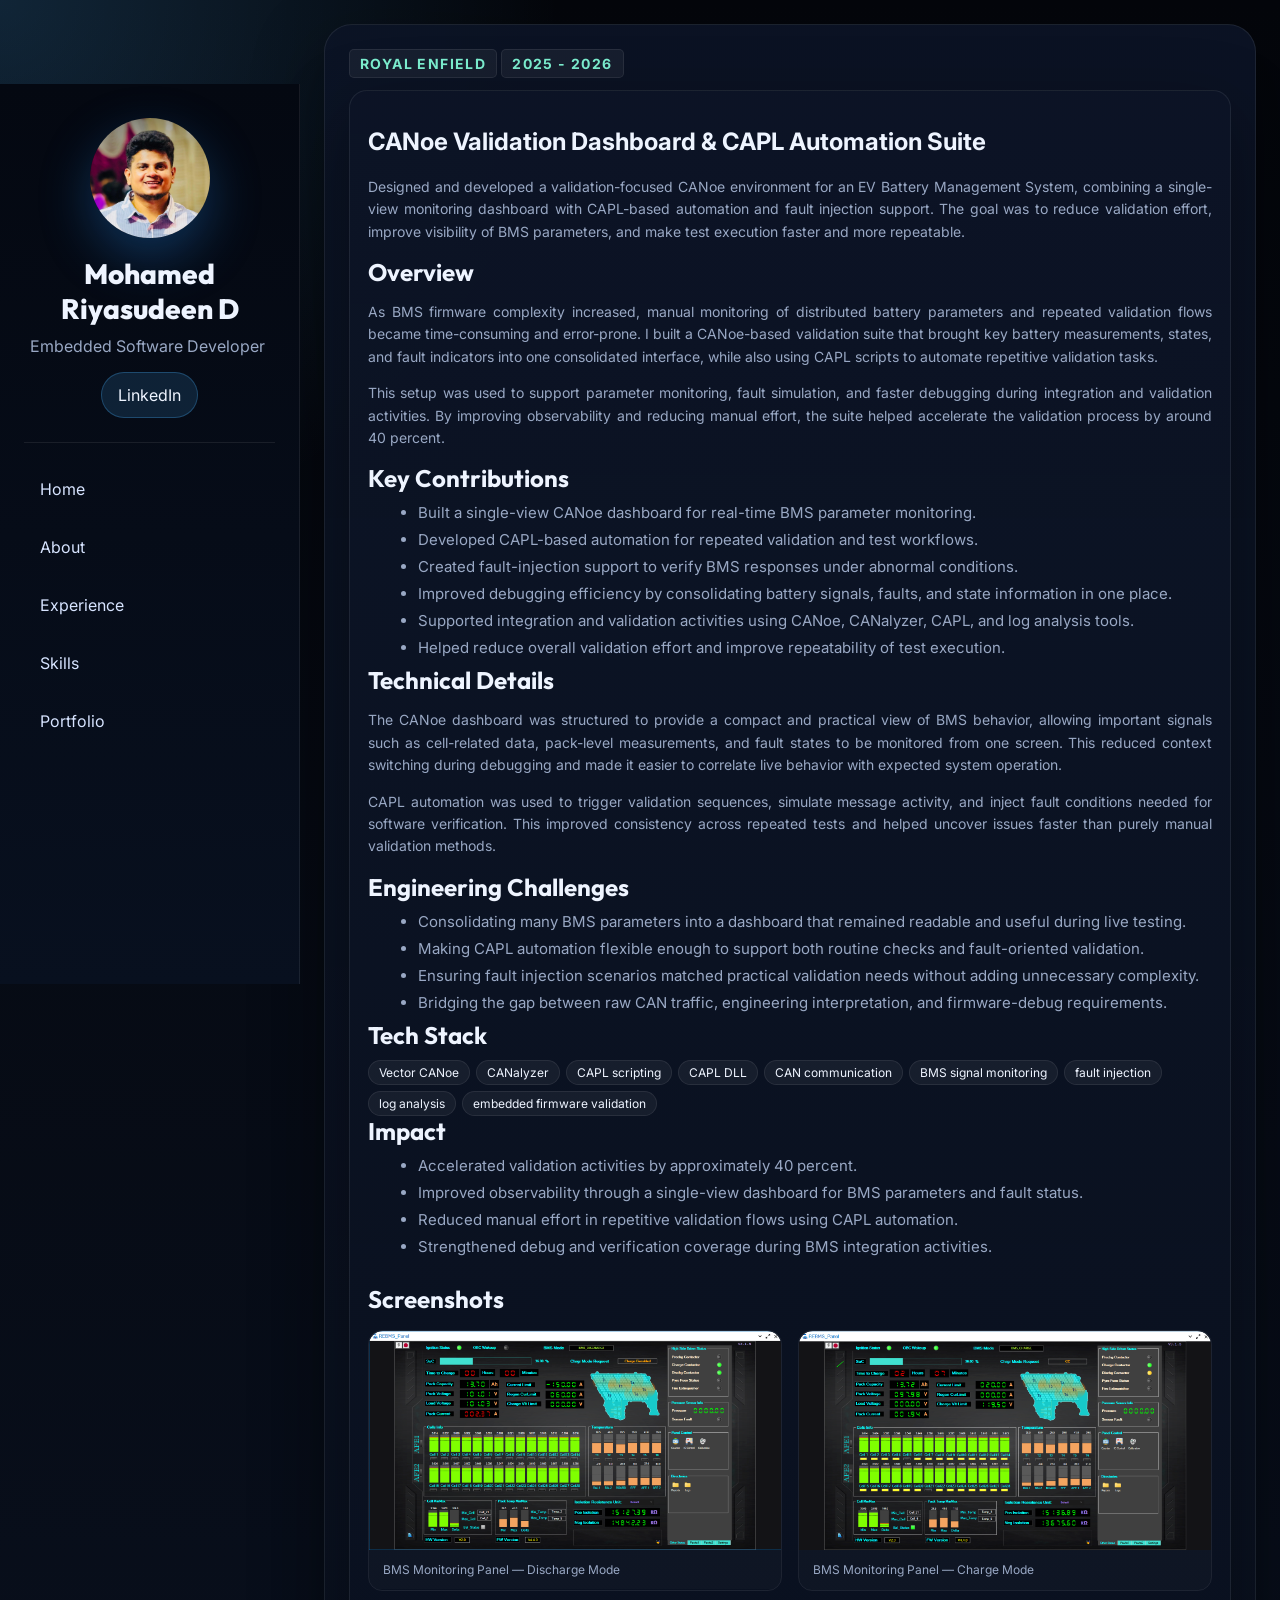
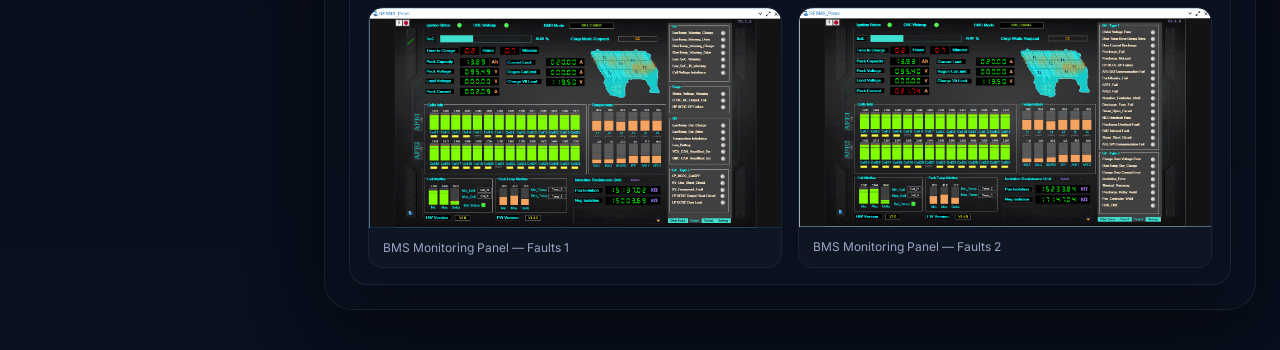
<file: canoe-validation-suite.html>
<!DOCTYPE html>
<html lang="en">

<head>
  <meta charset="UTF-8" />
  <meta name="viewport" content="width=device-width, initial-scale=1.0" />

  <!-- Google tag (gtag.js) -->
  <script async src="https://www.googletagmanager.com/gtag/js?id=G-K339WMQCW3"></script>
  <script>
    window.dataLayer = window.dataLayer || [];
    function gtag() { dataLayer.push(arguments); }
    gtag('js', new Date());

    gtag('config', 'G-K339WMQCW3');
  </script>

  <title>Mohamed Riyasudeen D | Embedded Software Developer</title>
  <meta name="description" content="Premium recruiter-focused portfolio for Mohamed Riyasudeen D." />
  <link rel="preconnect" href="https://fonts.googleapis.com">
  <link rel="preconnect" href="https://fonts.gstatic.com" crossorigin>
  <link
    href="https://fonts.googleapis.com/css2?family=Inter:wght@400;500;600;700;800&family=Outfit:wght@500;600;700;800&display=swap"
    rel="stylesheet">
  <link rel="stylesheet" href="style.css" />
</head>

<body>
  <button class="mobile-toggle" id="mobileToggle" aria-label="Toggle navigation">
    <span></span><span></span><span></span>
  </button>

  <aside class="sidebar" id="sidebar">
    <div class="profile-card">
      <img src="assets/profile.jpeg" alt="Mohamed Riyasudeen" class="avatar">
      <h1>Mohamed Riyasudeen D</h1>
      <p>Embedded Software Developer</p>
      <a class="linkedin-btn" href="https://www.linkedin.com/in/mohamed-riyasudeen-a8373b159/" target="_blank"
        rel="noreferrer">LinkedIn</a>
    </div>

    <nav class="nav" id="nav">
      <a href="index.html#home" class="nav-link">Home</a>
      <a href="index.html#about" class="nav-link">About</a>
      <a href="index.html#experience" class="nav-link">Experience</a>
      <a href="index.html#skills" class="nav-link">Skills</a>
      <a href="index.html#portfolio" class="nav-link">Portfolio</a>
    </nav>
  </aside>

  <main class="main">
    <section class="section content-section">
      <div class="section-head">
        <span class="eyebrow"> Royal Enfield</span> <span class="eyebrow">2025 - 2026</span>
      </div>

      <article class="card">

        <h2>CANoe Validation Dashboard & CAPL Automation Suite</h2>

        <p>
          Designed and developed a validation-focused CANoe environment for an EV Battery Management
          System, combining a single-view monitoring dashboard with CAPL-based automation and fault
          injection support. The goal was to reduce validation effort, improve visibility of BMS
          parameters, and make test execution faster and more repeatable.
        </p>

        <h3>Overview</h3>
        <p>
          As BMS firmware complexity increased, manual monitoring of distributed battery parameters and
          repeated validation flows became time-consuming and error-prone. I built a CANoe-based
          validation suite that brought key battery measurements, states, and fault indicators into one
          consolidated interface, while also using CAPL scripts to automate repetitive validation tasks.
        </p>
        <p>
          This setup was used to support parameter monitoring, fault simulation, and faster debugging
          during integration and validation activities. By improving observability and reducing manual
          effort, the suite helped accelerate the validation process by around 40 percent.
        </p>

        <h3>Key Contributions</h3>
        <ul>
          <li>Built a single-view CANoe dashboard for real-time BMS parameter monitoring.</li>
          <li>Developed CAPL-based automation for repeated validation and test workflows.</li>
          <li>Created fault-injection support to verify BMS responses under abnormal conditions.</li>
          <li>Improved debugging efficiency by consolidating battery signals, faults, and state information in one
            place.
          </li>
          <li>Supported integration and validation activities using CANoe, CANalyzer, CAPL, and log analysis tools.</li>
          <li>Helped reduce overall validation effort and improve repeatability of test execution.</li>
        </ul>

        <h3>Technical Details</h3>
        <p>
          The CANoe dashboard was structured to provide a compact and practical view of BMS behavior,
          allowing important signals such as cell-related data, pack-level measurements, and fault states
          to be monitored from one screen. This reduced context switching during debugging and made it
          easier to correlate live behavior with expected system operation.
        </p>
        <p>
          CAPL automation was used to trigger validation sequences, simulate message activity, and inject
          fault conditions needed for software verification. This improved consistency across repeated
          tests and helped uncover issues faster than purely manual validation methods.
        </p>

        <h3>Engineering Challenges</h3>
        <ul>
          <li>Consolidating many BMS parameters into a dashboard that remained readable and useful during live testing.
          </li>
          <li>Making CAPL automation flexible enough to support both routine checks and fault-oriented validation.</li>
          <li>Ensuring fault injection scenarios matched practical validation needs without adding unnecessary
            complexity.
          </li>
          <li>Bridging the gap between raw CAN traffic, engineering interpretation, and firmware-debug requirements.
          </li>
        </ul>

        <!-- TECH STACK CHIPS -->
        <h3>Tech Stack</h3>
        <div class="chips" style="margin-top:10px;">
          <span>Vector CANoe</span>
          <span>CANalyzer</span>
          <span>CAPL scripting</span>
          <span>CAPL DLL</span>
          <span>CAN communication</span>
          <span>BMS signal monitoring</span>
          <span>fault injection</span>
          <span>log analysis</span>
          <span>embedded firmware validation</span>
        </div>

        <h3>Impact</h3>
        <ul>
          <li>Accelerated validation activities by approximately 40 percent.</li>
          <li>Improved observability through a single-view dashboard for BMS parameters and fault status.</li>
          <li>Reduced manual effort in repetitive validation flows using CAPL automation.</li>
          <li>Strengthened debug and verification coverage during BMS integration activities.</li>
        </ul>

        <!-- OSCILLOSCOPE CAPTURES -->
        <h3 style="margin-top:28px;">Screenshots</h3>
        <!-- <p style="color:#99a8c4;font-size:13px;">Replace the placeholders below with your real screenshots exported from
          the PPT slides.</p> -->

        <div style="display:grid;grid-template-columns:1fr 1fr;gap:16px;margin-top:16px;">

          <div style="border-radius:14px;overflow:hidden;border:1px solid rgba(255,255,255,.08);">
            <img src="assets/bms_vector_panel_00.png" alt="BMS CANoe Panel"
              style="width:100%;display:block;border-radius:14px 14px 0 0;">
            <p style="padding:10px 14px;margin:0;font-size:12px;color:#99a8c4;background:rgba(255,255,255,.02);">
              BMS Monitoring Panel — Discharge Mode
            </p>
          </div>

          <div style="border-radius:14px;overflow:hidden;border:1px solid rgba(255,255,255,.08);">
            <img src="assets/bms_vector_panel_01.png" alt="VCU Panel"
              style="width:100%;display:block;border-radius:14px 14px 0 0;">
            <p style="padding:10px 14px;margin:0;font-size:12px;color:#99a8c4;background:rgba(255,255,255,.02);">
              BMS Monitoring Panel — Charge Mode
            </p>
          </div>

          <div style="border-radius:14px;overflow:hidden;border:1px solid rgba(255,255,255,.08);">
            <img src="assets/bms_vector_panel_02.png" alt="VCU Panel"
              style="width:100%;display:block;border-radius:14px 14px 0 0;">
            <p style="padding:10px 14px;margin:0;font-size:12px;color:#99a8c4;background:rgba(255,255,255,.02);">
              BMS Monitoring Panel — Faults 1
            </p>
          </div>

          <div style="border-radius:14px;overflow:hidden;border:1px solid rgba(255,255,255,.08);">
            <img src="assets/bms_vector_panel_03.png" alt="VCU Panel"
              style="width:100%;display:block;border-radius:14px 14px 0 0;">
            <p style="padding:10px 14px;margin:0;font-size:12px;color:#99a8c4;background:rgba(255,255,255,.02);">
              BMS Monitoring Panel — Faults 2
            </p>
          </div>

        </div>
      </article>
    </section>
  </main>

  <script>
    const mobileToggle = document.getElementById('mobileToggle');
    const sidebar = document.getElementById('sidebar');
    if (mobileToggle) {
      mobileToggle.addEventListener('click', () => {
        document.body.classList.toggle('menu-open');
      });
    }
  </script>
</body>

</html>
</file>
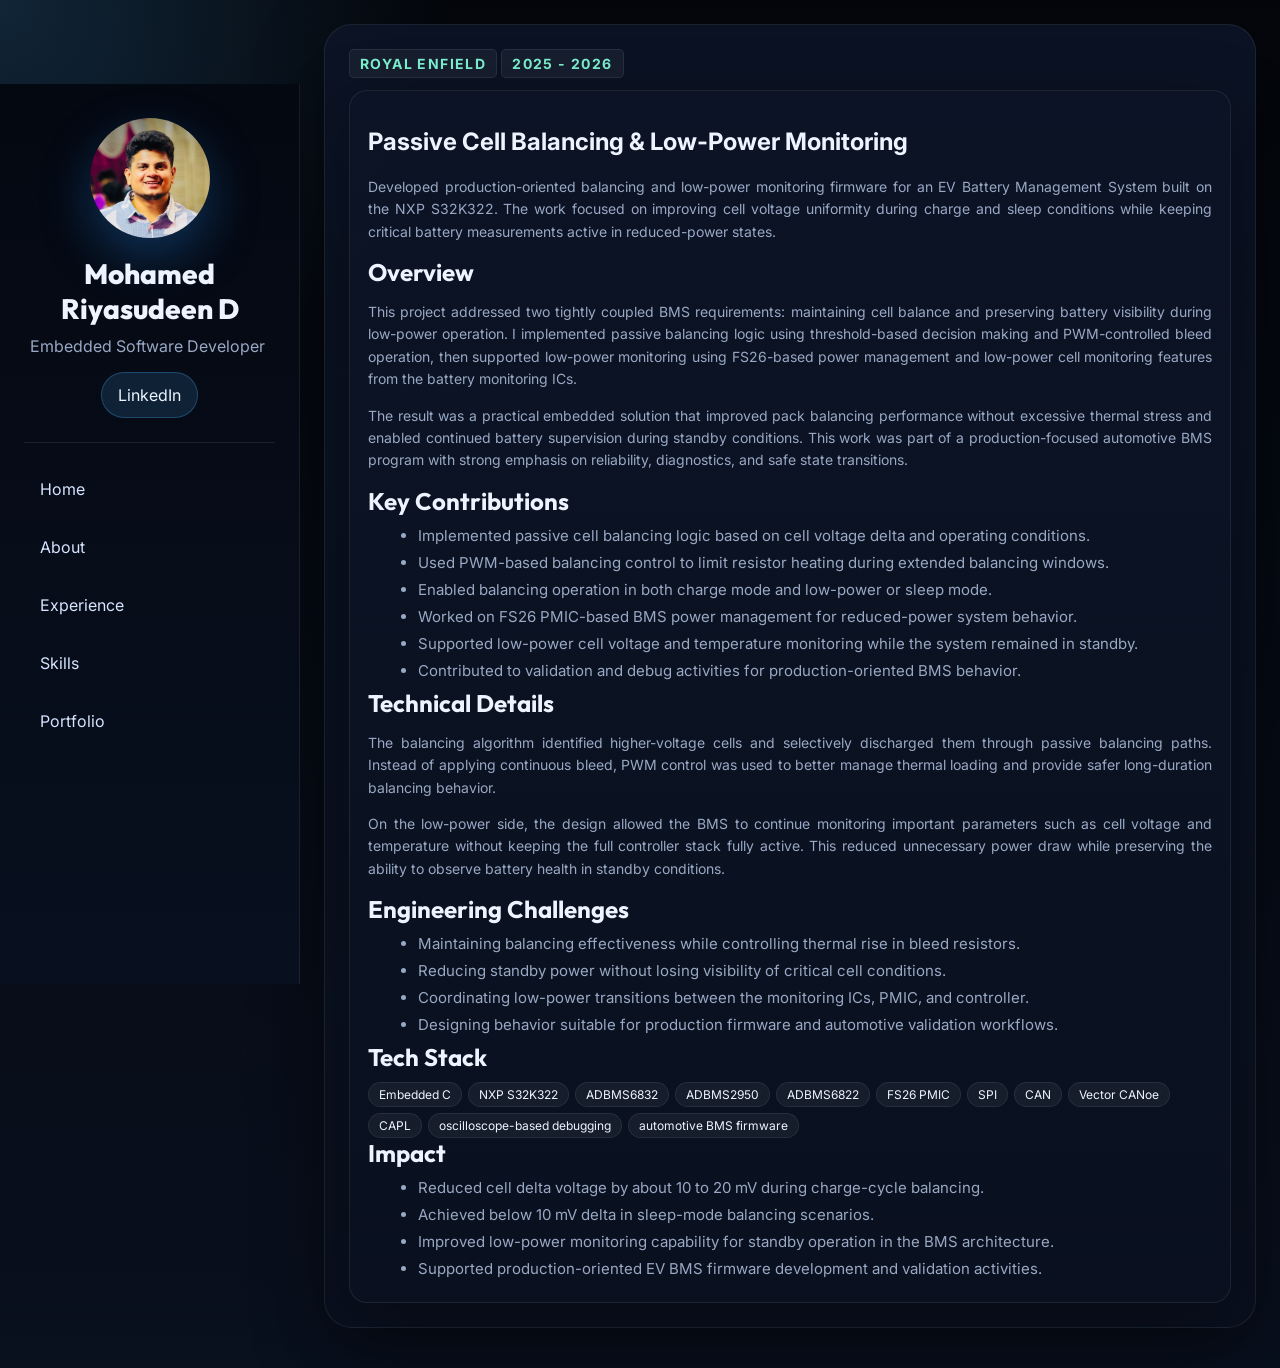
<file: cell-balancing-low-power.html>
<!DOCTYPE html>
<html lang="en">

<head>
  <meta charset="UTF-8" />
  <meta name="viewport" content="width=device-width, initial-scale=1.0" />

  <!-- Google tag (gtag.js) -->
  <script async src="https://www.googletagmanager.com/gtag/js?id=G-K339WMQCW3"></script>
  <script>
    window.dataLayer = window.dataLayer || [];
    function gtag() { dataLayer.push(arguments); }
    gtag('js', new Date());

    gtag('config', 'G-K339WMQCW3');
  </script>

  <title>Mohamed Riyasudeen D | Embedded Software Developer</title>
  <meta name="description" content="Premium recruiter-focused portfolio for Mohamed Riyasudeen D." />
  <link rel="preconnect" href="https://fonts.googleapis.com">
  <link rel="preconnect" href="https://fonts.gstatic.com" crossorigin>
  <link
    href="https://fonts.googleapis.com/css2?family=Inter:wght@400;500;600;700;800&family=Outfit:wght@500;600;700;800&display=swap"
    rel="stylesheet">
  <link rel="stylesheet" href="style.css" />
</head>

<body>
  <button class="mobile-toggle" id="mobileToggle" aria-label="Toggle navigation">
    <span></span><span></span><span></span>
  </button>

  <aside class="sidebar" id="sidebar">
    <div class="profile-card">
      <img src="assets/profile.jpeg" alt="Mohamed Riyasudeen" class="avatar">
      <h1>Mohamed Riyasudeen D</h1>
      <p>Embedded Software Developer</p>
      <a class="linkedin-btn" href="https://www.linkedin.com/in/mohamed-riyasudeen-a8373b159/" target="_blank"
        rel="noreferrer">LinkedIn</a>
    </div>

    <nav class="nav" id="nav">
      <a href="index.html#home" class="nav-link">Home</a>
      <a href="index.html#about" class="nav-link">About</a>
      <a href="index.html#experience" class="nav-link">Experience</a>
      <a href="index.html#skills" class="nav-link">Skills</a>
      <a href="index.html#portfolio" class="nav-link">Portfolio</a>
    </nav>
  </aside>

  <main class="main">
    <section class="section content-section">
      <div class="section-head">
        <span class="eyebrow"> Royal Enfield</span> <span class="eyebrow">2025 - 2026</span>
      </div>

      <article class="card">

        <h2>Passive Cell Balancing & Low-Power Monitoring</h2>
        <p>
          Developed production-oriented balancing and low-power monitoring firmware for an EV Battery
          Management System built on the NXP S32K322. The work focused on improving cell voltage
          uniformity during charge and sleep conditions while keeping critical battery measurements
          active in reduced-power states.
        </p>

        <h3>Overview</h3>
        <p>
          This project addressed two tightly coupled BMS requirements: maintaining cell balance and
          preserving battery visibility during low-power operation. I implemented passive balancing
          logic using threshold-based decision making and PWM-controlled bleed operation, then supported
          low-power monitoring using FS26-based power management and low-power cell monitoring features
          from the battery monitoring ICs.
        </p>
        <p>
          The result was a practical embedded solution that improved pack balancing performance without
          excessive thermal stress and enabled continued battery supervision during standby conditions.
          This work was part of a production-focused automotive BMS program with strong emphasis on
          reliability, diagnostics, and safe state transitions.
        </p>

        <h3>Key Contributions</h3>
        <ul>
          <li>Implemented passive cell balancing logic based on cell voltage delta and operating conditions.</li>
          <li>Used PWM-based balancing control to limit resistor heating during extended balancing windows.</li>
          <li>Enabled balancing operation in both charge mode and low-power or sleep mode.</li>
          <li>Worked on FS26 PMIC-based BMS power management for reduced-power system behavior.</li>
          <li>Supported low-power cell voltage and temperature monitoring while the system remained in standby.</li>
          <li>Contributed to validation and debug activities for production-oriented BMS behavior.</li>
        </ul>

        <h3>Technical Details</h3>
        <p>
          The balancing algorithm identified higher-voltage cells and selectively discharged them through
          passive balancing paths. Instead of applying continuous bleed, PWM control was used to better
          manage thermal loading and provide safer long-duration balancing behavior.
        </p>
        <p>
          On the low-power side, the design allowed the BMS to continue monitoring important parameters
          such as cell voltage and temperature without keeping the full controller stack fully active.
          This reduced unnecessary power draw while preserving the ability to observe battery health in
          standby conditions.
        </p>

        <h3>Engineering Challenges</h3>
        <ul>
          <li>Maintaining balancing effectiveness while controlling thermal rise in bleed resistors.</li>
          <li>Reducing standby power without losing visibility of critical cell conditions.</li>
          <li>Coordinating low-power transitions between the monitoring ICs, PMIC, and controller.</li>
          <li>Designing behavior suitable for production firmware and automotive validation workflows.</li>
        </ul>

        <!-- TECH STACK CHIPS -->
        <h3>Tech Stack</h3>
        <div class="chips" style="margin-top:10px;">
          <span>Embedded C</span>
          <span>NXP S32K322</span>
          <span>ADBMS6832</span>
          <span>ADBMS2950</span>
          <span>ADBMS6822</span>
          <span>FS26 PMIC</span>
          <span>SPI</span>
          <span>CAN</span>
          <span>Vector CANoe</span>
          <span>CAPL</span>
          <span>oscilloscope-based debugging</span>
          <span>automotive BMS firmware</span>
        </div>

        <h3>Impact</h3>
        <ul>
          <li>Reduced cell delta voltage by about 10 to 20 mV during charge-cycle balancing.</li>
          <li>Achieved below 10 mV delta in sleep-mode balancing scenarios.</li>
          <li>Improved low-power monitoring capability for standby operation in the BMS architecture.</li>
          <li>Supported production-oriented EV BMS firmware development and validation activities.</li>
        </ul>
      </article>
    </section>
  </main>

  <script>
    const mobileToggle = document.getElementById('mobileToggle');
    const sidebar = document.getElementById('sidebar');
    if (mobileToggle) {
      mobileToggle.addEventListener('click', () => {
        document.body.classList.toggle('menu-open');
      });
    }
  </script>
</body>

</html>
</file>
<file: style.css>
:root {
  --bg: #05070d;
  --bg2: #0a1020;
  --panel: #0c1426;
  --panel2: #111b31;
  --line: rgba(255, 255, 255, .08);
  --text: #eef4ff;
  --muted: #99a8c4;
  --accent: #49b2ff;
  --accent2: #7df0d1;
  --radius: 24px;
  --sidebar: 300px;
}

* {
  box-sizing: border-box
}

html {
  scroll-behavior: smooth
}

body {
  margin: 0;
  font-family: Inter, sans-serif;
  color: var(--text);
  background: radial-gradient(circle at top left, rgba(73, 178, 255, .18), transparent 24%), linear-gradient(180deg, #04060b, #09101e)
}

a {
  text-decoration: none;
  color: inherit
}

.sidebar {
  position: fixed;
  left: 0;
  top: 0;
  bottom: 0;
  width: var(--sidebar);
  padding: 24px;
  background: linear-gradient(180deg, #040811, #08101f);
  border-right: 1px solid var(--line);
  z-index: 20
}

.profile-card {
  padding: 10px 6px 24px;
  text-align: center;
  border-bottom: 1px solid var(--line)
}

.avatar {
  width: 120px;
  height: 120px;
  border-radius: 50%;
  margin: 0 auto 18px;
  display: grid;
  place-items: center;
  font: 800 38px Outfit, sans-serif;
  background: linear-gradient(135deg, #0e3d6f, #1f7bd3 60%, #6edcff);
  box-shadow: 0 20px 50px rgba(31, 123, 211, .35)
}

.profile-photo {
  width: 120px;
  height: 120px;
  border-radius: 50%;
  object-fit: cover;
  display: block;
  margin: 0 auto 18px;
  box-shadow: 0 20px 50px rgba(31, 123, 211, .28);
  border: 2px solid rgba(255, 255, 255, .08);
}

.profile-card h1 {
  margin: 0;
  font: 800 28px Outfit, sans-serif
}

.profile-card p {
  margin: 10px 0 16px;
  color: var(--muted)
}

.linkedin-btn {
  display: inline-flex;
  padding: 12px 16px;
  border-radius: 999px;
  background: rgba(73, 178, 255, .14);
  border: 1px solid rgba(73, 178, 255, .28)
}

.nav {
  display: flex;
  flex-direction: column;
  gap: 10px;
  padding-top: 22px
}

.nav-link {
  padding: 14px 16px;
  border-radius: 14px;
  color: #d7e4ff;
  transition: .25s
}

.nav-link:hover,
.nav-link.active {
  background: rgba(255, 255, 255, .05);
  transform: translateX(4px)
}

.main {
  margin-left: var(--sidebar);
  padding: 24px
}

.section,
.project-view {
  max-width: 1120px;
  margin: 0 auto 16px
}

.hero {
  display: grid;
  grid-template-columns: 1.3fr 0.8fr;
  gap: 14px;
  height: calc(100vh - 56px);
  max-height: calc(100vh - 56px);
  overflow: hidden;
}

.hero-copy {
  padding: 18px 22px;
  display: flex;
  flex-direction: column;
  justify-content: center;
  overflow: hidden;
}

.hero-panel,
.content-section,
.project-view,
.card,
.timeline-card,
.skill-card,
.feature-card {
  background: linear-gradient(180deg, rgba(12, 20, 38, .9), rgba(10, 17, 31, .82));
  border: 1px solid var(--line);
  box-shadow: 0 24px 70px rgba(0, 0, 0, .35)
}

.hero-panel,
.content-section,
.project-view {
  border-radius: 28px
}

.hero-side {
  padding: 14px;
  display: flex;
  flex-direction: column;
  gap: 10px;
  justify-content: center;
  overflow: hidden;
}

/* Label CURRENT FOCUS & CORE STACK */
.card-label {
  display: inline-flex;
  padding: 5px 10px;
  border-radius: 5px;
  background: rgba(255, 255, 255, .05);
  border: 1px solid rgba(255, 255, 255, .08);
  color: var(--accent2);
  font-size: 14px;
  letter-spacing: .10em;
  text-transform: uppercase;
  font-weight: 700;
}

/* Secction Title Chip */
.eyebrow {
  display: inline-flex;
  padding: 5px 10px;
  border-radius: 5px;
  background: rgba(255, 255, 255, .05);
  border: 1px solid rgba(255, 255, 255, .08);
  color: var(--accent2);
  font-size: 14px;
  letter-spacing: .10em;
  text-transform: uppercase;
  font-weight: 700;
}

.date-pill {
  display: inline-flex;
  padding: 5px 10px;
  border-radius: 5px;
  background: rgba(255, 255, 255, .05);
  border: 1px solid rgba(255, 255, 255, .08);
  color: var(--accent2);
  font-size: 10px;
  letter-spacing: .10em;
  text-transform: uppercase;
  font-weight: 700;
  margin-bottom: 8px;
}

/* Use this for the top small label like category/tag */
.project-tag {
  display: inline-flex;
  padding: 5px 10px;
  border-radius: 5px;
  background: rgba(255, 255, 255, .05);
  border: 1px solid rgba(255, 255, 255, .08);
  color: var(--accent2);
  font-size: 10px;
  letter-spacing: .10em;
  text-transform: uppercase;
  font-weight: 700;
}

/* Home Page h2 */
.hero h2 {
  font: 800 clamp(16px, 1.4vw, 22px)/1.25 Outfit, sans-serif;
  margin: 6px 0 8px;
  letter-spacing: -.02em;
}

.section-head h2,
.project-header h2 {
  font: 800 clamp(16px, 1.4vw, 22px)/1.25 Outfit, sans-serif;
  margin: 6px 0 8px;
  letter-spacing: -.02em;
}

.hero h2 {
  max-width: 100%
}

.hero p {
  color: var(--muted);
  line-height: 1.6;
  font-size: 15px;
}

.card p {
  color: var(--muted);
  line-height: 1.6;
  font-size: 14px;
}

.section-head p,
.timeline-card li,
.project-block p,
.project-block li {
  color: var(--muted);
  line-height: 1.6;
  font-size: 13px;
}

.timeline-card p {
  color: var(--muted);
  line-height: 1.6;
  font-size: 13px;
  margin-bottom: 4px;
}

.type-line {
  margin-top: 8px;
  font-size: 14px
}

#typedText {
  color: var(--accent);
  font-weight: 800;
  border-right: 2px solid var(--accent);
  padding-right: 6px
}

.hero-actions {
  display: flex;
  gap: 8px;
  flex-wrap: wrap;
  margin: 10px 0 10px
}

.stats {
  display: grid;
  grid-template-columns: repeat(3, 1fr);
  gap: 8px;
  margin-top: 8px
}


.btn {
  min-height: 38px;
  padding: 0 18px;
  border-radius: 12px;
  display: inline-flex;
  align-items: center;
  justify-content: center;
  font-weight: 700;
  font-size: 13px;
}

.btn-primary {
  background: linear-gradient(135deg, #49b2ff, #5e6fff);
  color: #fff
}

.btn-secondary {
  background: rgba(255, 255, 255, .05);
  border: 1px solid rgba(255, 255, 255, .08)
}

.stat-card {
  padding: 10px 12px;
  border-radius: 12px;
  background: rgba(255, 255, 255, .04);
  border: 1px solid rgba(255, 255, 255, .08);
}

.stat-card strong {
  display: block;
  font: 800 18px Outfit, sans-serif;
  margin-bottom: 3px
}

.stat-card span {
  color: #c8d4eb;
  font-size: 14px
}

.feature-card {
  padding: 20px 14px;
  border-radius: 14px;
}

/* Title inside CURRENT FOCUS & CORE STACK */
.feature-card h3 {
  margin: 0 0 6px;
  font: 700 20px Outfit, sans-serif;
}

.card h3 {
  margin: 0 0 10px;
  font: 700 24px Outfit, sans-serif;
}

.skill-card h3 {
  margin: 0 0 10px;
  font: 700 20px Outfit, sans-serif;
}

.timeline-card h3,
.project-block h3 {
  margin: 0 0 10px;
  font: 700 18px Outfit, sans-serif;
}

/* Use this for full card behavior like hover, padding, overflow: */
.project-card h3 {
  margin: 0 0 10px;
  font: 700 18px Outfit, sans-serif;
}

.project-card {
  padding: 12px 12px;
  border-radius: 18px;
  display: flex;
}

/* CORE CHIPS */
.chips {
  display: flex;
  flex-wrap: wrap;
  gap: 6px
}

.chips span {
  padding: 4px 10px;
  border-radius: 999px;
  background: rgba(255, 255, 255, .05);
  border: 1px solid rgba(255, 255, 255, .08);
  font-size: 12px;
}

/* SKILL CHIPS */
.skill-chips {
  display: flex;
  flex-wrap: wrap;
  gap: 6px
}

.skill-chips span {
  padding: 4px 10px;
  border-radius: 999px;
  background: rgba(255, 255, 255, .05);
  border: 1px solid rgba(255, 255, 255, .08);
  font-size: 14px;
}

.stack-pill {
  padding: 4px 10px;
  border-radius: 999px;
  background: rgba(255, 255, 255, .05);
  border: 1px solid rgba(255, 255, 255, .08);
  font-size: 11px;
}

.content-section {
  padding: 24px
}

.section-head {
  margin-bottom: 12px
}

.section-head h2 {
  font-size: clamp(30px, 4vw, 46px)
}

.grid.two-col {
  display: grid;
  grid-template-columns: 1.08fr 1fr;
  gap: 18px
}

.skill-card {
  padding: 18px 18px;
  border-radius: 18px;
}

.card,
.timeline-card,
.project-block {
  padding: 16px 18px;
  border-radius: 18px;
}

.info-grid {
  display: grid;
  grid-template-columns: repeat(2, 1fr);
  gap: 14px
}

.info-grid div {
  padding: 15px;
  border-radius: 16px;
  background: rgba(255, 255, 255, .03);
  border: 1px solid rgba(255, 255, 255, .06)
}

.info-grid span {
  display: block;
  margin-bottom: 8px;
  color: #8ea0c2;
  font-size: 12px;
  letter-spacing: .1em;
  text-transform: uppercase
}

.info-grid strong {
  font-size: 14px;
}

.timeline {
  display: grid;
  gap: 12px
}

.timeline-top {
  display: flex;
  justify-content: space-between;
  align-items: center;
  gap: 10px;
  margin-bottom: 10px;
  flex-wrap: nowrap;
}

.timeline-top>div:first-child {
  flex: 1 1 auto;
  min-width: 0;
}

.stack-pill {
  flex-shrink: 0;
  white-space: nowrap;
  padding: 4px 12px;
  border-radius: 999px;
  background: rgba(255, 255, 255, .06);
  border: 1px solid rgba(255, 255, 255, .1);
  font-size: 11px;
  font-weight: 700;
}

.timeline-card ul,
.project-block ul {
  margin: 0;
  padding-left: 18px
}

.timeline-card li,
.project-block li {
  margin-bottom: 5px;
  font-size: 12.5px
}

.timeline-card li,
.project-block li {
  text-align: justify;
  text-justify: inter-word;
}

.card ul {
  margin: 0 0 8px;
  text-align: justify;
  padding-left: 50px
}

.card li {
  margin-bottom: 8px;
  font-size: 15px;
  text-align: justify;
  text-justify: inter-word;
  color: var(--muted);
}

.skills-grid {
  display: grid;
  grid-template-columns: repeat(3, 1fr);
  gap: 18px
}

.portfolio-grid {
  display: grid;
  grid-template-columns: repeat(2, 1fr);
  gap: 18px
}

.project-card {
  overflow: hidden;
  padding: 0;
  transition: .28s
}

.project-card:hover {
  transform: translateY(-6px)
}

.project-cover {
  min-height: 200px;
  position: relative;
  padding: 26px;
  display: flex;
  align-items: end;
  background: radial-gradient(circle at top right, rgba(125, 240, 209, .12), transparent 24%), radial-gradient(circle at top left, rgba(73, 178, 255, .2), transparent 30%), linear-gradient(145deg, #0b1223, #12264a 60%, #0d1931)
}

.project-cover {
  min-height: 240px;
  width: 100%;
  display: flex;
  flex-direction: column;
  justify-content: space-between;
}

.project-cover.alt2 {
  background: radial-gradient(circle at top right, rgba(125, 240, 209, .14), transparent 22%), linear-gradient(145deg, #0a1620, #113848 60%, #0b232f)
}

.project-cover.alt3 {
  background: radial-gradient(circle at top right, rgba(94, 111, 255, .18), transparent 22%), linear-gradient(145deg, #120f24, #2a214b 58%, #1a1632)
}

.project-cover.alt4 {
  background: radial-gradient(circle at top right, rgba(73, 178, 255, .16), transparent 22%), linear-gradient(145deg, #10151f, #283955 58%, #151d2e)
}

.project-cover:after {
  content: "";
  position: absolute;
  inset: 0;
  background: linear-gradient(180deg, rgba(0, 0, 0, .06), rgba(0, 0, 0, .7))
}

.project-content {
  position: relative;
  z-index: 1
}

/* Use this for the large heading inside each portfolio card: */
.project-content h3 {
  color: #fff;
  font-size: 20px
}

/* Use this for the description text inside each portfolio card: */
.project-content p {
  color: #d9e4fb;
  font-size: 14px;
  line-height: 1.6;
}

.project-link {
  display: inline-flex;
  margin-top: 8px;
  padding: 8px 8px;
  border-radius: 10px;
  background: rgba(255, 255, 255, .08);
  border: 1px solid rgba(255, 255, 255, .12);
  font-weight: 700
}

.project-link {
  font-size: 12px;
}

.project-shell {
  padding: 32px
}

.project-back {
  display: inline-flex;
  margin-bottom: 22px;
  color: var(--accent);
  font-weight: 700
}

.project-header {
  display: grid;
  grid-template-columns: 1.2fr .85fr;
  gap: 18px;
  margin-bottom: 18px
}

.project-intro,
.project-meta {
  padding: 28px;
  border-radius: 22px;
  background: linear-gradient(180deg, rgba(12, 20, 38, .9), rgba(10, 17, 31, .82));
  border: 1px solid var(--line)
}

.project-meta span {
  display: block;
  margin-bottom: 8px;
  color: #8ea0c2;
  font-size: 11px;
  letter-spacing: .1em;
  text-transform: uppercase
}

.project-body {
  display: grid;
  grid-template-columns: 1fr 1fr;
  gap: 18px
}

.project-block.full {
  grid-column: 1 / -1
}

.shot-grid {
  display: grid;
  grid-template-columns: repeat(3, 1fr);
  gap: 18px
}

.shot {
  padding: 18px;
  border-radius: 18px;
  background: rgba(255, 255, 255, .03);
  border: 1px solid rgba(255, 255, 255, .06)
}

.shot-visual {
  height: 180px;
  border-radius: 16px;
  background: radial-gradient(circle at top left, rgba(73, 178, 255, .24), transparent 20%), linear-gradient(135deg, rgba(255, 255, 255, .06), rgba(255, 255, 255, .02));
  border: 1px dashed rgba(73, 178, 255, .3);
  display: grid;
  place-items: center;
  color: #d8e4fb;
  font-weight: 700;
  text-align: center;
  padding: 16px
}

.mobile-toggle {
  display: none;
  position: fixed;
  top: 16px;
  right: 16px;
  z-index: 40;
  width: 52px;
  height: 52px;
  border-radius: 16px;
  border: 1px solid rgba(255, 255, 255, .08);
  background: #08101f
}

.mobile-toggle span {
  display: block;
  width: 22px;
  height: 2px;
  margin: 5px auto;
  background: #fff
}

.reveal {
  opacity: 0;
  transform: translateY(22px);
  transition: opacity .8s ease, transform .8s ease
}

.reveal.visible {
  opacity: 1;
  transform: translateY(0)
}

.delay-1 {
  transition-delay: .12s
}

.delay-2 {
  transition-delay: .22s
}

@media (max-width:1180px) {

  .hero,
  .grid.two-col,
  .skills-grid,
  .portfolio-grid,
  .project-header,
  .project-body,
  .shot-grid,
  .stats {
    grid-template-columns: 1fr
  }
}

@media (max-width:1024px) {
  .mobile-toggle {
    display: block
  }

  .sidebar {
    transform: translateX(-100%);
    transition: transform .28s ease
  }

  body.menu-open .sidebar {
    transform: translateX(0)
  }

  .main {
    margin-left: 0;
    padding-top: 84px
  }
}

@media (max-width:760px) {

  .hero-copy,
  .hero-side,
  .content-section,
  .project-view,
  .card,
  .timeline-card,
  .skill-card,
  .feature-card,
  .project-block,
  .project-intro,
  .project-meta {
    padding: 18px;
    border-radius: 22px
  }


  .info-grid {
    grid-template-columns: 1fr
  }

  .timeline-top {
    flex-direction: column
  }
}

/* ── Section scroll snap fix ── */
.section {
  scroll-margin-top: 24px;
}

/* Make each content-section take at least full viewport height */
.content-section {
  min-height: calc(100vh - 48px);
  display: flex;
  flex-direction: column;
  justify-content: center;
}

/* ── One-section-at-a-time view fix ── */
.content-section {
  min-height: calc(100vh - 56px);
  display: flex;
  flex-direction: column;
  justify-content: center;
  scroll-margin-top: 0px;
}

.section {
  scroll-margin-top: 0px;
}

html {
  scroll-snap-type: y proximity;
}

.content-section,
.hero.section {
  scroll-snap-align: start;
}

.card h4 {
  font-size: 16px;
}

p {
  text-align: justify;
  text-justify: inter-word;
}

#home {
  scroll-margin-top: 40px;
}

#about {
  scroll-margin-top: 30px;
}

#experience {
  scroll-margin-top: 20px;
}

#skills,
#portfolio {
  scroll-margin-top: 30px;
}

/* Project Case-Study Style Sheets */
table {
  width: 100%;
  border-collapse: collapse;
  margin: 18px 0 24px;
}

th,
td {
  border: 1px solid rgba(255, 255, 255, .12);
  padding: 12px 14px;
  text-align: left;
  vertical-align: top;
}

th {
  background: rgba(255, 255, 255, .05);
  color: var(--text);
}

.video-embed {
  margin-top: 16px;
  border-radius: 18px;
  overflow: hidden;
  border: 1px solid rgba(255, 255, 255, .08);
}

.video-embed iframe {
  display: block;
  width: 100%;
  min-height: 360px;
}

.case-image {
  width: 100%;
  border-radius: 16px;
  margin: 16px 0;
  border: 1px solid rgba(255, 255, 255, .08);
}
</file>
